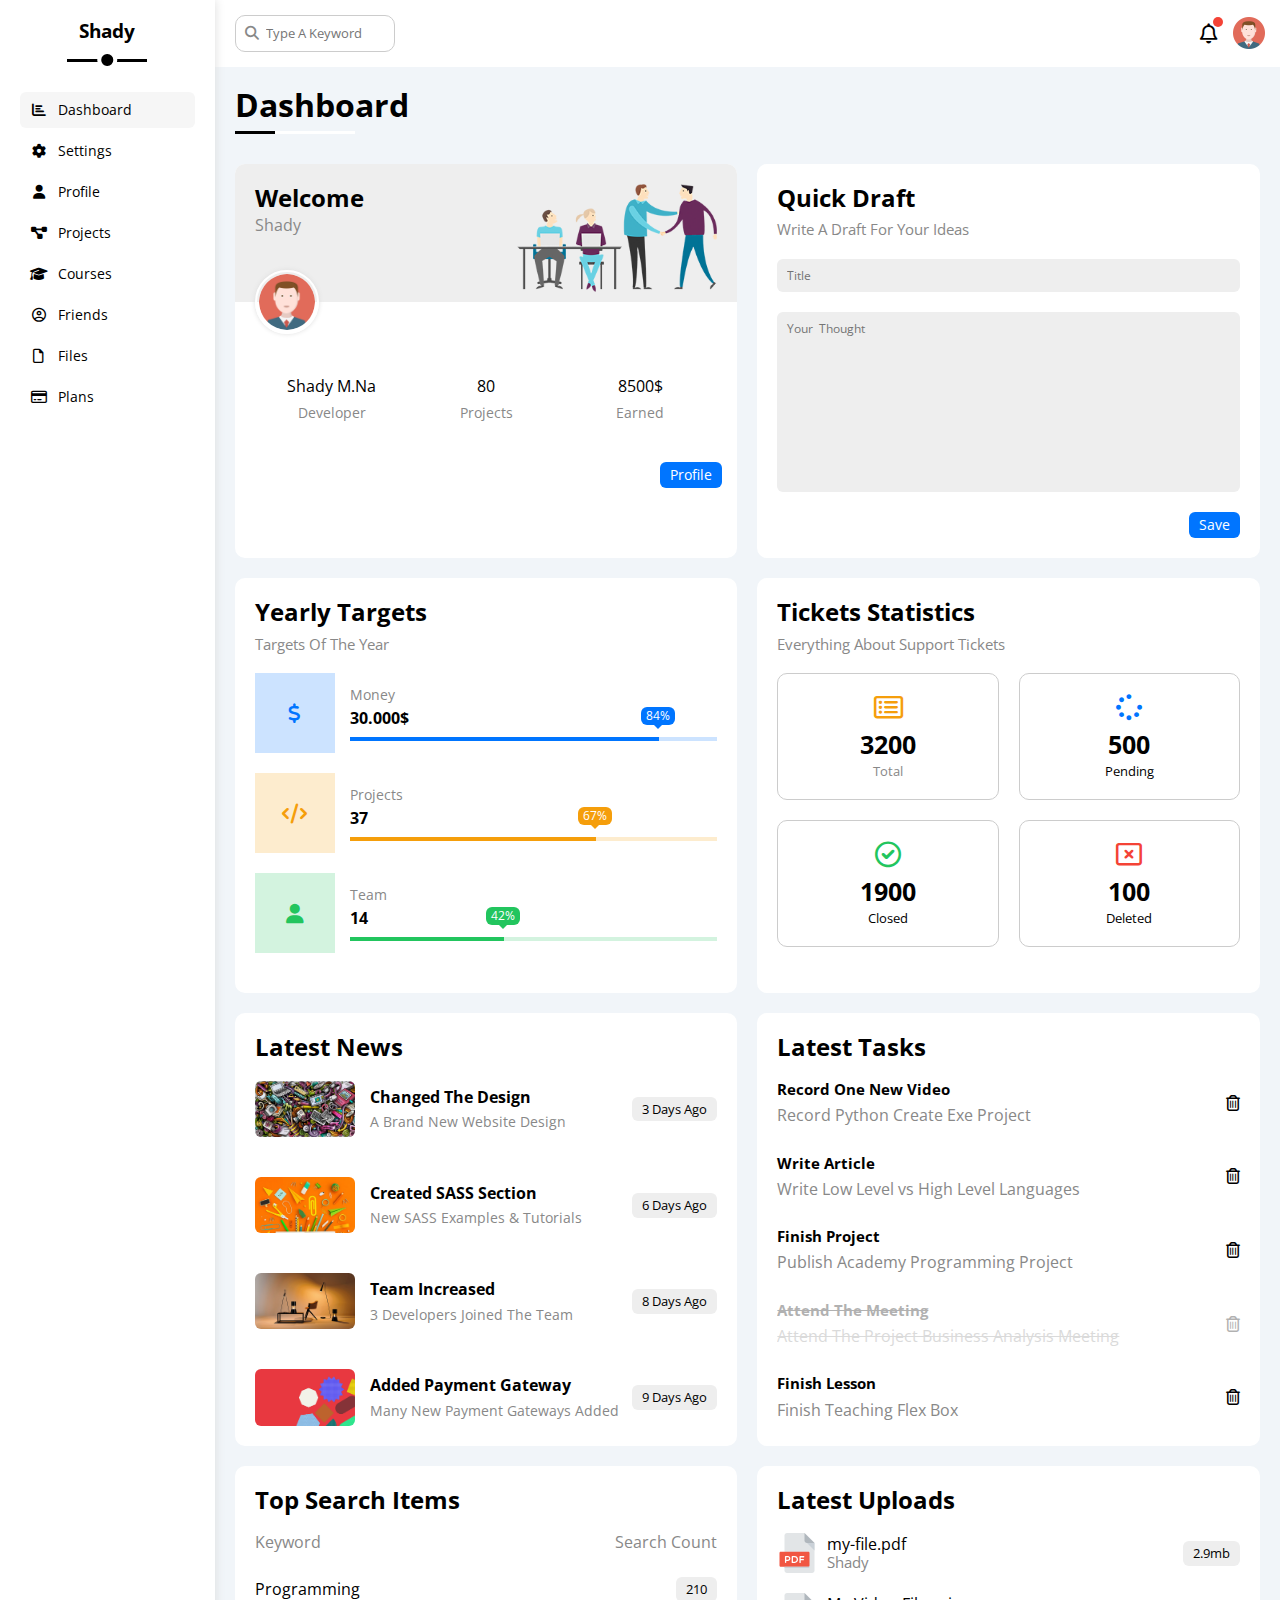
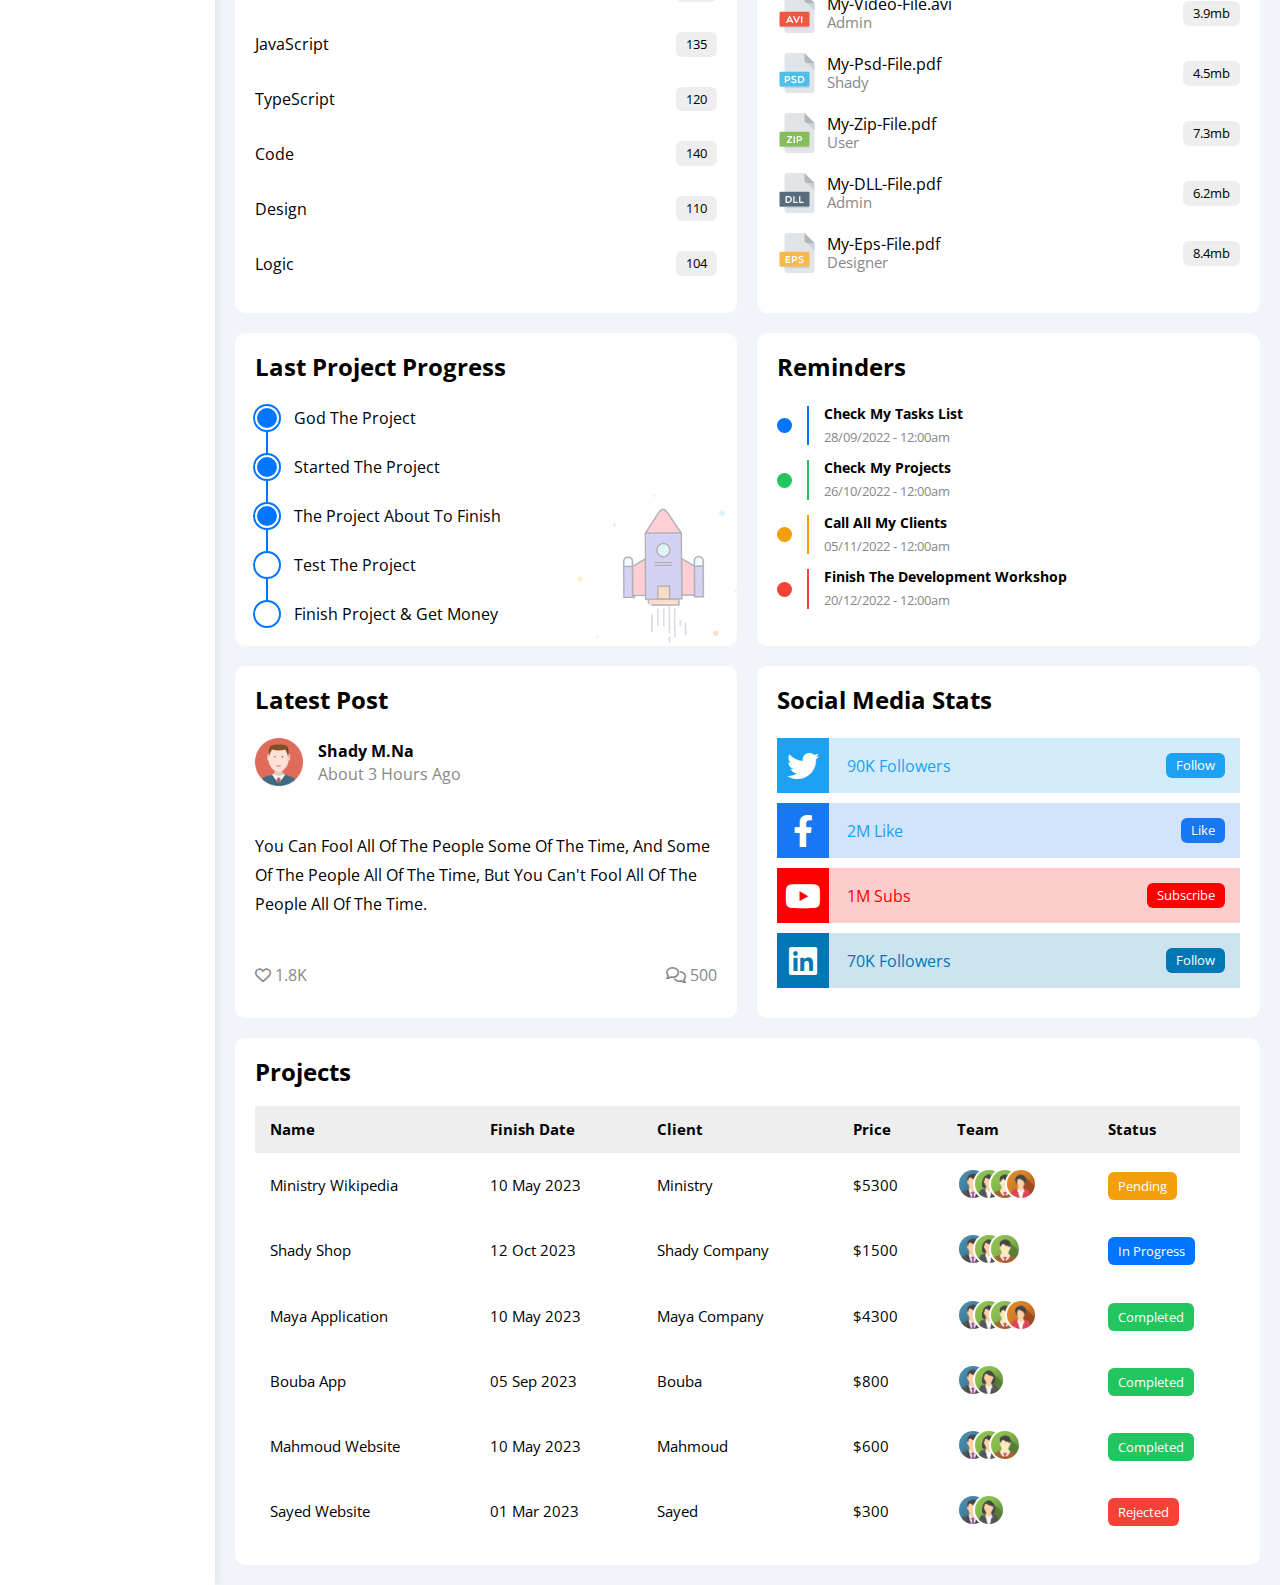
<file: index.html>
<!DOCTYPE html>
<html lang="en">

<head>
    <meta charset="UTF-8">
    <meta http-equiv="X-UA-Compatible" content="IE=edge">
    <meta name="viewport" content="width=device-width, initial-scale=1.0">
    <!-- render all elements normally -->
    <link rel="stylesheet" href="css/normalize.css">
    <!-- font awesome library-->
    <link rel="stylesheet" href="css/all.css">
    <link rel="stylesheet" href="css/all.min.css">
    <!-- framework css -->
    <link rel="stylesheet" href="css/framework.css">
    <!-- main template css file  -->
    <link rel="stylesheet" href="css/style.css">
    <!-- google fonts -->
    <link rel="preconnect" href="https://fonts.googleapis.com" />
    <link rel="preconnect" href="https://fonts.gstatic.com" crossorigin />
    <link href="https://fonts.googleapis.com/css2?family=Open+Sans:wght@300;500&#038;display=swap" rel="stylesheet" />
    <title>Dashboard</title>
</head>

<body>
    <div class="page d-flex">
        <div class="sidebar bg-white p-20 p-relative">
            <h3 class="p-relative txt-c mt-0">Shady</h3>
            <ul>
                <li>
                    <a class="active d-flex align-it-center fs-14 c-black rad-6 p-10" href="index.html">
                        <i class="fa-solid fa-chart-bar fa-fw"></i>
                        <span>Dashboard</span>
                    </a>
                </li>
                <li>
                    <a class="d-flex align-it-center fs-14 c-black rad-6 p-10" href="settings.html">
                        <i class="fa-solid fa-gear fa-fw"></i>
                        <span>Settings</span>
                    </a>
                </li>
                <li>
                    <a class="d-flex align-it-center fs-14 c-black rad-6 p-10" href="profile.html">
                        <i class="fa-solid fa-user fa-fw"></i>
                        <span>Profile</span>
                    </a>
                </li>
                <li>
                    <a class="d-flex align-it-center fs-14 c-black rad-6 p-10" href="projects.html">
                        <i class="fa-solid fa-diagram-project fa-fw"></i>
                        <span>Projects</span>
                    </a>
                </li>
                <li>
                    <a class="d-flex align-it-center fs-14 c-black rad-6 p-10" href="courses.html">
                        <i class="fa-solid fa-graduation-cap fa-fw"></i>
                        <span>Courses</span>
                    </a>
                </li>
                <li>
                    <a class="d-flex align-it-center fs-14 c-black rad-6 p-10" href="friends.html">
                        <i class="fa-regular fa-circle-user fa-fw"></i>
                        <span>Friends</span>
                    </a>
                </li>
                <li>
                    <a class="d-flex align-it-center fs-14 c-black rad-6 p-10" href="files.html">
                        <i class="fa-regular fa-file fa-fw"></i>
                        <span>Files</span>
                    </a>
                </li>
                <li>
                    <a class="d-flex align-it-center fs-14 c-black rad-6 p-10" href="plans.html">
                        <i class="fa-regular fa-credit-card fa-fw"></i>
                        <span>Plans</span>
                    </a>
                </li>
            </ul>
        </div>
        <div class="content w-full">
            <!-- start head -->
            <div class="head bg-white p-15 between-flex">
                <div class="search p-relative">
                    <input class="p-10" type="search" placeholder="Type A Keyword">
                </div>
                <div class="icons d-flex align-it-center">
                    <span class="notification p-relative">
                        <i class="fa-regular fa-bell fa-lg"></i>
                    </span>
                    <img src="images/avatar.png" alt="#">
                </div>
            </div>
            <!-- end head -->
            <h1 class="p-relative">Dashboard</h1>
            <div class="wrapper d-grid gap-20">
                <!-- start welcome widget -->
                <div class="welcome bg-white rad-10 txt-c-mobile block-mobile">
                    <div class="intro p-20 d-flex space-between bg-eee">
                        <div>
                            <h2 class="m-0">Welcome</h2>
                            <p class="c-gray mt-5">Shady</p>
                        </div>
                        <img class="hide-mobile" src="images/welcome.png" alt="#">
                    </div>
                    <img src="images/avatar.png" class="avatar" alt="#">
                    <div class="body txt-c d-flex p-20 mt-20 mb-20 block-mobile">
                        <div>Shady M.Na<span class="d-block fs-14 c-gray mt-10">Developer</span></div>
                        <div>80<span class="d-block fs-14 c-gray mt-10">Projects</span></div>
                        <div>8500$<span class="d-block fs-14 c-gray mt-10">Earned</span></div>
                    </div>
                    <a href="profile.html" class="visit d-block fs-14 bg-blue c-white w-fit btn-shape">Profile</a>
                </div>
                <!-- end  welcome widget -->
                <!-- start quick draft widget -->
                <div class="quick-draft p-20 bg-white rad-10">
                    <h2 class="mt-0 mb-10">
                        Quick Draft
                    </h2>
                    <p class="c-gray mt-0 mb-20 fs-15">Write A Draft For Your Ideas</p>
                    <form>
                        <input class="d-block mb-20 w-full b-none p-10 bg-eee rad-6 fs-12" type="text"
                            placeholder="Title">
                        <textarea class="d-block mb-20 w-full b-none p-10 bg-eee rad-6 fs-12"
                            placeholder="Your  Thought"></textarea>
                        <input class="save d-block fs-14 bg-blue c-white b-none w-fit btn-shape" type="submit"
                            value="Save">
                    </form>
                </div>
                <!-- end quick draft widget -->
                <!-- start targets -->
                <div class="targets p-20 bg-white rad-10">
                    <h2 class="mt-0 mb-10">Yearly Targets</h2>
                    <p class="c-gray mt-0 mb-20 fs-15">Targets Of The Year</p>
                    <div class="target-row mb-20  d-flex align-it-center money">
                        <div class="icon center-flex">
                            <i class="fa-solid fa-dollar-sign fa-lg c-blue"></i>
                        </div>
                        <div class="details">
                            <span class="fs-14 c-gray">Money</span>
                            <span class="d-block mt-5 mb-10 fw-bold">30.000$</span>
                            <div class="progress p-relative ">
                                <span style="width: 84%" class="bg-blue money">
                                    <span class="bg-blue">84%</span>
                                </span>
                            </div>
                        </div>
                    </div>
                    <div class="target-row mb-20  d-flex align-it-center projects">
                        <div class="icon center-flex">
                            <i class="fa-solid fa-code fa-lg c-orange"></i>
                        </div>
                        <div class="details">
                            <span class="fs-14 c-gray">Projects</span>
                            <span class="d-block mt-5 mb-10 fw-bold">37</span>
                            <div class="progress p-relative ">
                                <span style="width: 67%" class="bg-orange projects">
                                    <span class="bg-orange">67%</span>
                                </span>
                            </div>
                        </div>
                    </div>
                    <div class="target-row mb-20  d-flex align-it-center team">
                        <div class="icon center-flex">
                            <i class="fa-solid fa-user fa-lg c-green"></i>
                        </div>
                        <div class="details">
                            <span class="fs-14 c-gray">Team</span>
                            <span class="d-block mt-5 mb-10 fw-bold">14</span>
                            <div class="progress p-relative ">
                                <span style="width: 42%" class="bg-green team">
                                    <span class="bg-green">42%</span>
                                </span>
                            </div>
                        </div>
                    </div>
                </div>
                <!-- end targets -->
                <!-- start tickets widget-->
                <div class="tickets p-20 bg-white rad-10">
                    <h2 class="mt-0 mb-10">Tickets Statistics</h2>
                    <p class="c-gray mt-0 mb-20 fs-15">Everything About Support Tickets</p>
                    <div class="d-flex txt-c gap-20 f-wrap">
                        <div class="box p-20 rad-10 fs-13 c-gray">
                            <i class="fa-regular fa-rectangle-list fa-2x mb-10 c-orange"></i>
                            <span class="d-block c-black fw-bold fs-25 mb-5">3200</span>
                            Total
                        </div>
                        <div class="box p-20 rad-10 fs-13 c-grey">
                            <i class="fa-solid fa-spinner fa-2x mb-10 c-blue"></i>
                            <span class="d-block c-black fw-bold fs-25 mb-5">500</span>
                            Pending
                        </div>
                        <div class="box p-20 rad-10 fs-13 c-grey">
                            <i class="fa-regular fa-circle-check fa-2x mb-10 c-green"></i>
                            <span class="d-block c-black fw-bold fs-25 mb-5">1900</span>
                            Closed
                        </div>
                        <div class="box p-20 rad-10 fs-13 c-grey">
                            <i class="fa-regular fa-rectangle-xmark fa-2x mb-10 c-red"></i>
                            <span class="d-block c-black fw-bold fs-25 mb-5">100</span>
                            Deleted
                        </div>
                    </div>
                </div>
                <!-- end tickets widget-->
                <!-- start latest news -->
                <div class="latest-news p-20 bg-white rad-10 txt-c-mobile">
                    <h2 class="mt-0 mb-20">Latest News</h2>
                    <div class="news-row d-flex align-it-center">
                        <img src="images/news-04.png" alt="#">
                        <div class="info">
                            <h3>Changed The Design</h3>
                            <p class="c-gray m-0 fs-14">A Brand New Website Design</p>
                        </div>
                        <div class="btn-shape bg-eee fs-13 label">3 Days Ago</div>
                    </div>
                    <div class="news-row d-flex align-it-center">
                        <img src="images/news-02.png" alt="#">
                        <div class="info">
                            <h3>Created SASS Section</h3>
                            <p class="c-gray m-0 fs-14">New SASS Examples & Tutorials</p>
                        </div>
                        <div class="btn-shape bg-eee fs-13 label">6 Days Ago</div>
                    </div>
                    <div class="news-row d-flex align-it-center">
                        <img src="images/news-01.png" alt="#">
                        <div class="info">
                            <h3>Team Increased</h3>
                            <p class="c-gray m-0 fs-14">3 Developers Joined The Team</p>
                        </div>
                        <div class="btn-shape bg-eee fs-13 label">8 Days Ago</div>
                    </div>
                    <div class="news-row d-flex align-it-center">
                        <img src="images/news-03.png" alt="#">
                        <div class="info">
                            <h3>Added Payment Gateway</h3>
                            <p class="c-gray m-0 fs-14">Many New Payment Gateways Added</p>
                        </div>
                        <div class="btn-shape bg-eee fs-13 label">9 Days Ago</div>
                    </div>
                </div>
                <!-- end latest news -->
                <!-- start tasks -->
                <div class="tasks  p-20 bg-white rad-10">
                    <h2 class="mt-0 mb-20">Latest Tasks</h2>
                    <div class="task-row between-flex">
                        <div class="info">
                            <h3 class="mt-0 mb-8 fs-15">Record One New Video</h3>
                            <p class="c-gray m-0">Record Python Create Exe Project</p>
                        </div>
                        <i class="fa-regular fa-trash-can delete"></i>
                    </div>
                    <div class="task-row between-flex">
                        <div class="info">
                            <h3 class="mt-0 mb-8 fs-15">Write Article</h3>
                            <p class="c-gray m-0">Write Low Level vs High Level Languages</p>
                        </div>
                        <i class="fa-regular fa-trash-can delete"></i>
                    </div>
                    <div class="task-row between-flex">
                        <div class="info">
                            <h3 class="mt-0 mb-8 fs-15">Finish Project</h3>
                            <p class="c-gray m-0">Publish Academy Programming Project</p>
                        </div>
                        <i class="fa-regular fa-trash-can delete"></i>
                    </div>
                    <div class="task-row between-flex done">
                        <div class="info">
                            <h3 class="mt-0 mb-8 fs-15">Attend The Meeting</h3>
                            <p class="c-gray m-0">Attend The Project Business Analysis Meeting</p>
                        </div>
                        <i class="fa-regular fa-trash-can delete"></i>
                    </div>
                    <div class="task-row between-flex">
                        <div class="info">
                            <h3 class="mt-0 mb-8 fs-15">Finish Lesson</h3>
                            <p class="c-gray m-0">Finish Teaching Flex Box</p>
                        </div>
                        <i class="fa-regular fa-trash-can delete"></i>
                    </div>
                </div>
                <!-- end tasks -->
                <!-- start top search word widget-->
                <div class="search-items p-20 bg-white rad-10">
                    <h2 class="mt-0 mb-20">Top Search Items</h2>
                    <div class="items-head between-flex mb-10 c-gray">
                        <div>Keyword</div>
                        <div>Search Count</div>
                    </div>
                    <div class="items between-flex pt-15 pb-15">
                        <span>Programming</span>
                        <span class="bg-eee fs-13 btn-shape">210</span>
                    </div>
                    <div class="items between-flex pt-15 pb-15">
                        <span>JavaScript</span>
                        <span class="bg-eee fs-13 btn-shape">135</span>
                    </div>
                    <div class="items between-flex pt-15 pb-15">
                        <span>TypeScript</span>
                        <span class="bg-eee fs-13 btn-shape">120</span>
                    </div>
                    <div class="items between-flex pt-15 pb-15">
                        <span>Code</span>
                        <span class="bg-eee fs-13 btn-shape">140</span>
                    </div>
                    <div class="items between-flex pt-15 pb-15">
                        <span>Design</span>
                        <span class="bg-eee fs-13 btn-shape">110</span>
                    </div>
                    <div class="items between-flex pt-15 pb-15">
                        <span>Logic</span>
                        <span class="bg-eee fs-13 btn-shape">104</span>
                    </div>
                </div>
                <!-- end top search word widget-->
                <!-- start latest uploads -->
                <div class="latest-uploads p-20 bg-white rad-10">
                    <h2 class="mt-0 mb-20">Latest Uploads</h2>
                    <ul class="m-0">
                        <li class="between-flex pb-10 mb-10">
                            <div class="d-flex align-it-center">
                                <img class="mr-10" src="images/pdf.svg" alt="#">
                                <div class="">
                                    <span class="d-block">my-file.pdf</span>
                                    <span class="fs-15 c-gray">Shady</span>
                                </div>
                            </div>
                            <div class="bg-eee btn-shape fs-13">2.9mb</div>
                        </li>
                        <li class="between-flex pb-10 mb-10">
                            <div class="d-flex align-it-center">
                                <img class="mr-10" src="images/avi.svg" alt="#">
                                <div class="">
                                    <span class="d-block">My-Video-File.avi</span>
                                    <span class="fs-15 c-gray">Admin</span>
                                </div>
                            </div>
                            <div class="bg-eee btn-shape fs-13">3.9mb</div>
                        </li>
                        <li class="between-flex pb-10 mb-10">
                            <div class="d-flex align-it-center">
                                <img class="mr-10" src="images/psd.svg" alt="#">
                                <div class="">
                                    <span class="d-block">My-Psd-File.pdf</span>
                                    <span class="fs-15 c-gray">Shady</span>
                                </div>
                            </div>
                            <div class="bg-eee btn-shape fs-13">4.5mb</div>
                        </li>
                        <li class="between-flex pb-10 mb-10">
                            <div class="d-flex align-it-center">
                                <img class="mr-10" src="images/zip.svg" alt="#">
                                <div class="">
                                    <span class="d-block">My-Zip-File.pdf</span>
                                    <span class="fs-15 c-gray">User</span>
                                </div>
                            </div>
                            <div class="bg-eee btn-shape fs-13">7.3mb</div>
                        </li>
                        <li class="between-flex pb-10 mb-10">
                            <div class="d-flex align-it-center">
                                <img class="mr-10" src="images/dll.svg" alt="#">
                                <div class="">
                                    <span class="d-block">My-DLL-File.pdf</span>
                                    <span class="fs-15 c-gray">Admin</span>
                                </div>
                            </div>
                            <div class="bg-eee btn-shape fs-13">6.2mb</div>
                        </li>
                        <li class="between-flex pb-10 mb-10">
                            <div class="d-flex align-it-center">
                                <img class="mr-10" src="images/eps.svg" alt="#">
                                <div class="">
                                    <span class="d-block">My-Eps-File.pdf</span>
                                    <span class="fs-15 c-gray">Designer</span>
                                </div>
                            </div>
                            <div class="bg-eee btn-shape fs-13">8.4mb</div>
                        </li>
                    </ul>
                </div>
                <!-- end latest uploads -->
                <!-- start current projects -->
                <div class="last-project p-20 rad-10 p-relative bg-white">
                    <h2 class="mt-0 mb-20">Last Project Progress</h2>
                    <ul class="m-0 p-relative">
                        <li class="mt-25 d-flex align-it-center done">God The Project</li>
                        <li class="mt-25 d-flex align-it-center done">Started The Project</li>
                        <li class="mt-25 d-flex align-it-center done">The Project About To Finish</li>
                        <li class="mt-25 d-flex align-it-center current">Test The Project</li>
                        <li class="mt-25 d-flex align-it-center">Finish Project & Get Money</li>
                    </ul>
                    <img class="launch-icon hide-mobile" src="images/project.png" alt="#">
                </div>
                <!-- end current projects -->
                <!-- start reminders -->
                <div class="reminders p-20 rad-10 p-relative bg-white">
                    <h2 class="mt-0 mb-25">Reminders</h2>
                    <ul m-0>
                        <li class="d-flex align-it-center mt-15">
                            <span class="key bg-blue mr-15 d-block rad-half"></span>
                            <div class="pl-15 bluee">
                                <p class="fs-14 fw-bold mt-0 mb-5">Check My Tasks List</p>
                                <span class="fs-13 c-gray">28/09/2022 - 12:00am</span>
                            </div>
                        </li>
                        <li class="d-flex align-it-center mt-15">
                            <span class="key bg-green mr-15 d-block rad-half"></span>
                            <div class="pl-15 greene">
                                <p class="fs-14 fw-bold mt-0 mb-5">Check My Projects</p>
                                <span class="fs-13 c-gray">26/10/2022 - 12:00am</span>
                            </div>
                        </li>
                        <li class="d-flex align-it-center mt-15">
                            <span class="key bg-orange mr-15 d-block rad-half"></span>
                            <div class="pl-15 oranges">
                                <p class="fs-14 fw-bold mt-0 mb-5">Call All My Clients</p>
                                <span class="fs-13 c-gray">05/11/2022 - 12:00am</span>
                            </div>
                        </li>
                        <li class="d-flex align-it-center mt-15">
                            <span class="key bg-red mr-15 d-block rad-half"></span>
                            <div class="pl-15 redd">
                                <p class="fs-14 fw-bold mt-0 mb-5">Finish The Development Workshop</p>
                                <span class="fs-13 c-gray">20/12/2022 - 12:00am</span>
                            </div>
                        </li>
                    </ul>
                </div>
                <!-- end reminders -->
                <!-- start latest post  -->
                <div class="latest-post p-20 rad-10 bg-white">
                    <h2 class="mt-0 mb-25">Latest Post</h2>
                    <div class="top d-flex align-it-center">
                        <img class="avatar mr-15" src="images/avatar.png" alt="#">
                        <div class="info">
                            <span class="d-block mb-5 fw-bold">Shady M.Na</span>
                            <span class="c-gray">About 3 Hours Ago</span>
                        </div>
                    </div>
                    <div class="post-content txt-c-mobile pt-10 pb-10 mt-20 mb-20">
                        <p> You Can Fool All Of The People Some Of The Time, And Some Of The People All Of The Time, But
                            You Can't Fool All Of The People All Of The Time. </p>
                    </div>
                    <div class="post-stats between-flex c-gray">
                        <div>
                            <i class="fa-regular fa-heart"></i>
                            <span>1.8K</span>
                        </div>
                        <div>
                            <i class="fa-regular fa-comments"></i>
                            <span>500</span>
                        </div>
                    </div>
                </div>
                <!-- end latest post -->
                <!-- start social Media -->
                <div class="social-media p-20 rad-10 p-relative bg-white">
                    <h2 class="m-0 mb-25">Social Media Stats</h2>
                    <div class="box twitter p-15 p-relative mb-10 between-flex">
                        <i class="fa-brands fa-twitter fa-2x c-white h-full center-flex"></i>
                        <span>90K Followers</span>
                        <a class="fs-13 c-white btn-shape" href="#">Follow</a>
                    </div>
                    <div class="box facebook p-15 p-relative mb-10 between-flex">
                        <i class="fa-brands fa-facebook-f fa-2x c-white h-full center-flex"></i>
                        <span>2M Like</span>
                        <a class="fs-13 c-white btn-shape" href="#">Like</a>
                    </div>
                    <div class="box youtube p-15 p-relative mb-10 between-flex">
                        <i class="fa-brands fa-youtube fa-2x c-white h-full center-flex"></i>
                        <span>1M Subs</span>
                        <a class="fs-13 c-white btn-shape" href="#">Subscribe</a>
                    </div>
                    <div class="box linkedin p-15 p-relative mb-10 between-flex">
                        <i class="fa-brands fa-linkedin fa-2x c-white h-full center-flex"></i>
                        <span>70K Followers</span>
                        <a class="fs-13 c-white btn-shape" href="#">Follow</a>
                    </div>
                </div>
                <!-- end social Media -->
            </div>
            <!-- start projects Table -->
            <div class="projects p-20 bg-white rad-10 m-20">
                <h2 class="mt-0 mb-20">Projects</h2>
                <div class="responsive-table">
                    <table class="fs-15 w-full">
                        <thead>
                            <tr>
                                <td>Name</td>
                                <td>Finish Date</td>
                                <td>Client</td>
                                <td>Price</td>
                                <td>Team</td>
                                <td>Status</td>
                            </tr>
                        </thead>
                        <tbody>
                            <tr>
                                <td>Ministry Wikipedia</td>
                                <td>10 May 2023</td>
                                <td>Ministry</td>
                                <td>$5300</td>
                                <td>
                                    <img src="images/team-01.png" alt="#">
                                    <img src="images/team-02.png" alt="#">
                                    <img src="images/team-03.png" alt="#">
                                    <img src="images/team-04.png" alt="#">
                                </td>
                                <td><span class="label btn-shape bg-orange c-white">Pending</span></td>
                            </tr>
                            <tr>
                                <td>Shady Shop</td>
                                <td>12 Oct 2023</td>
                                <td>Shady Company</td>
                                <td>$1500</td>
                                <td>
                                    <img src="images/team-01.png" alt="#">
                                    <img src="images/team-02.png" alt="#">
                                    <img src="images/team-03.png" alt="#">
                                </td>
                                <td><span class="label btn-shape bg-blue c-white">In Progress</span></td>
                            </tr>
                            <tr>
                                <td>Maya Application</td>
                                <td>10 May 2023</td>
                                <td>Maya Company</td>
                                <td>$4300</td>
                                <td>
                                    <img src="images/team-01.png" alt="#">
                                    <img src="images/team-02.png" alt="#">
                                    <img src="images/team-03.png" alt="#">
                                    <img src="images/team-04.png" alt="#">
                                </td>
                                <td><span class="label btn-shape bg-green c-white">Completed</span></td>
                            </tr>
                            <tr>
                                <td>Bouba App</td>
                                <td>05 Sep 2023</td>
                                <td>Bouba</td>
                                <td>$800</td>
                                <td>
                                    <img src="images/team-01.png" alt="#">
                                    <img src="images/team-02.png" alt="#">
                                </td>
                                <td><span class="label btn-shape bg-green c-white">Completed</span></td>
                            </tr>
                            <tr>
                                <td>Mahmoud Website</td>
                                <td>10 May 2023</td>
                                <td>Mahmoud</td>
                                <td>$600</td>
                                <td>
                                    <img src=" images/team-01.png" alt="#">
                                    <img src="images/team-02.png" alt="#">
                                    <img src="images/team-03.png" alt="#">
                                </td>
                                <td><span class="label btn-shape bg-green c-white">Completed</span></td>
                            </tr>
                            <tr>
                                <td>Sayed Website</td>
                                <td>01 Mar 2023</td>
                                <td>Sayed</td>
                                <td>$300</td>
                                <td>
                                    <img src="images/team-01.png" alt="#">
                                    <img src="images/team-02.png" alt="#">
                                </td>
                                <td><span class="label btn-shape bg-red c-white">Rejected</span></td>
                            </tr>
                        </tbody>
                    </table>
                </div>
            </div>
            <!-- end projects Table -->
        </div>
    </div>
</body>

</html>
</file>
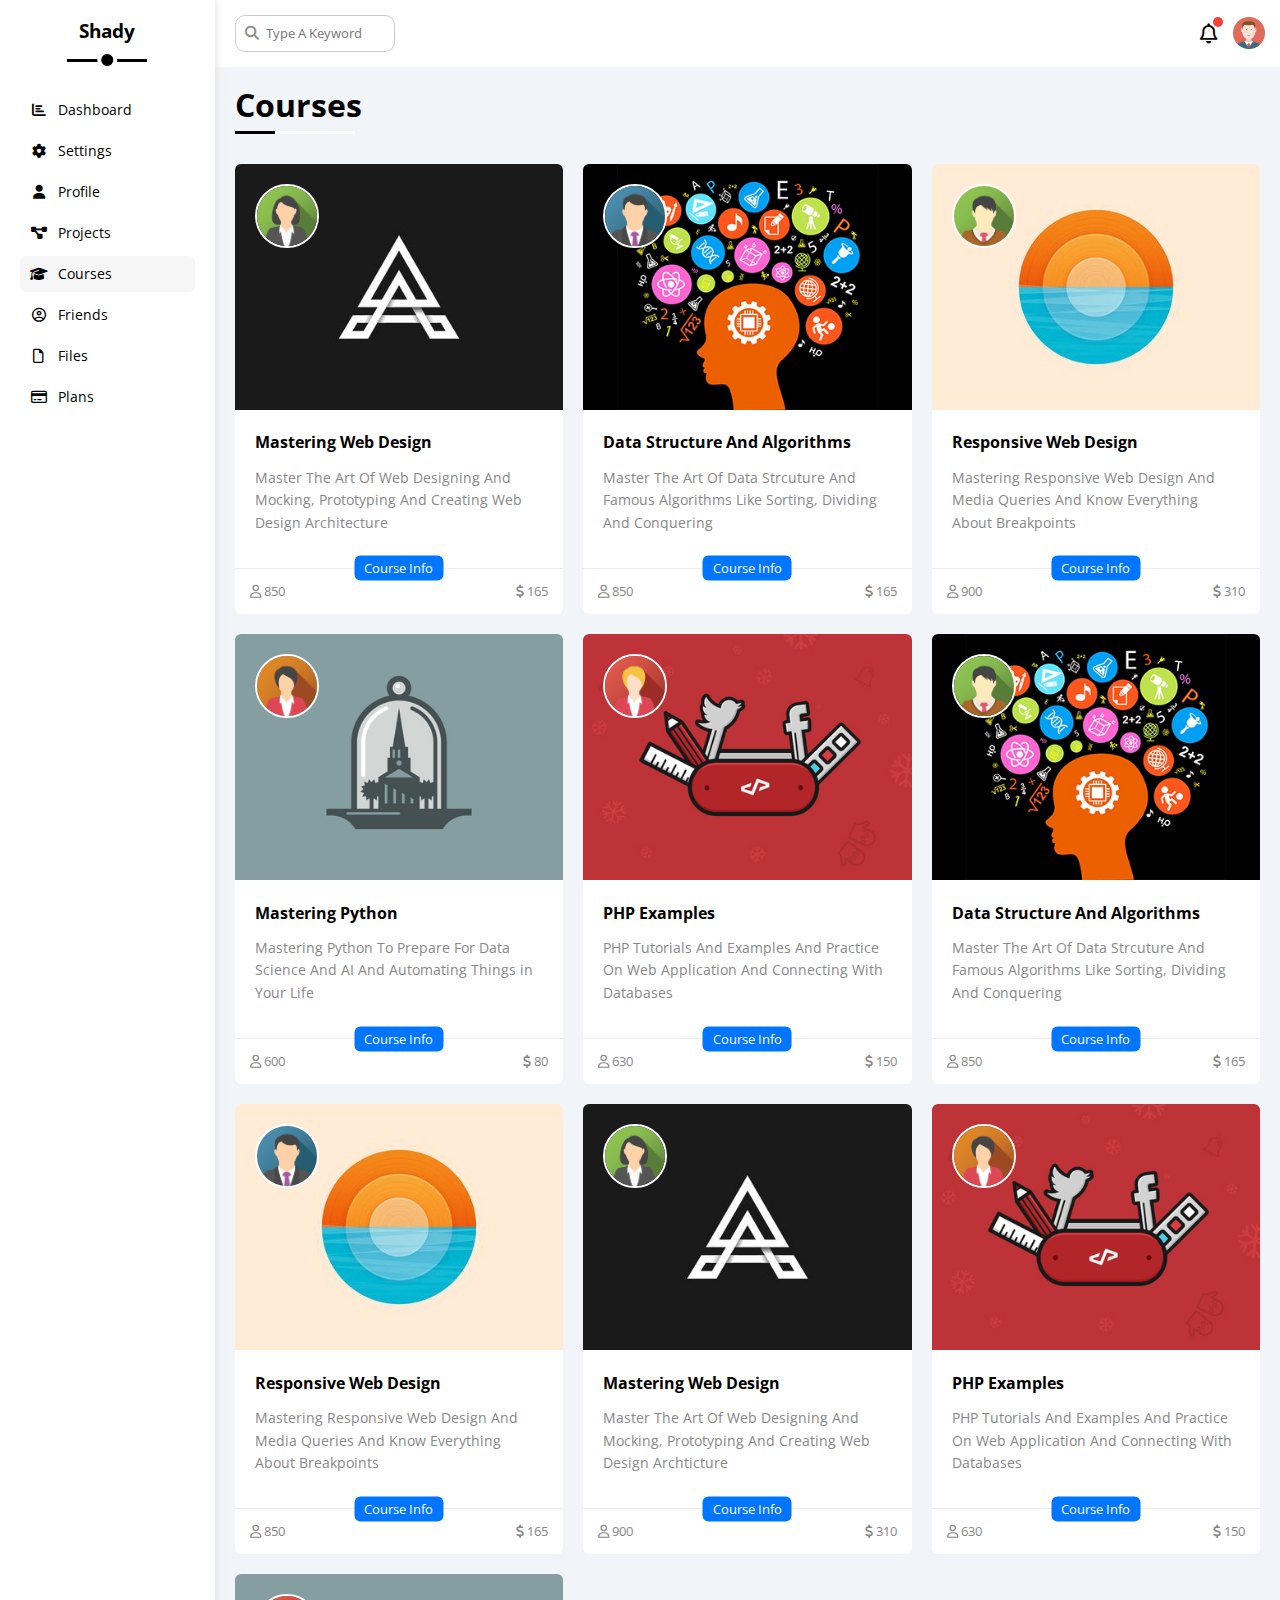
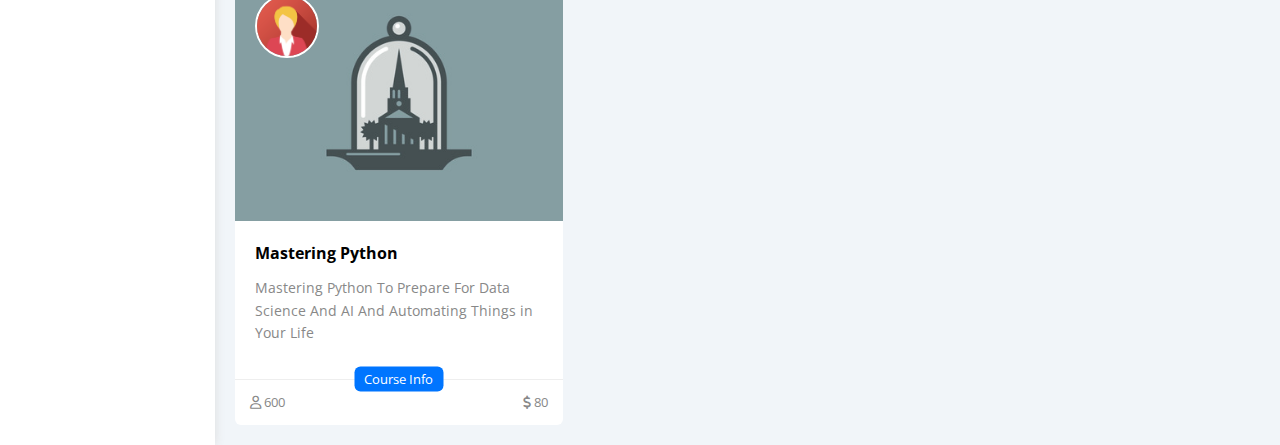
<file: courses.html>
<!DOCTYPE html>
<html lang="en">

<head>
    <meta charset="UTF-8">
    <meta http-equiv="X-UA-Compatible" content="IE=edge">
    <meta name="viewport" content="width=device-width, initial-scale=1.0">
    <!-- render all elements normally -->
    <link rel="stylesheet" href="css/normalize.css">
    <!-- font awesome library-->
    <link rel="stylesheet" href="css/all.css">
    <link rel="stylesheet" href="css/all.min.css">
    <!-- framework css -->
    <link rel="stylesheet" href="css/framework.css">
    <!-- main template css file  -->
    <link rel="stylesheet" href="css/style.css">
    <!-- google fonts -->
    <link rel="preconnect" href="https://fonts.googleapis.com">
    <link rel="preconnect" href="https://fonts.gstatic.com" crossorigin>
    <link href="https://fonts.googleapis.com/css2?family=Open+Sans:wght@300;500&#038;display=swap" rel="stylesheet">
    <title>Courses</title>
</head>

<body>
    <div class="page d-flex">
        <div class="sidebar bg-white p-20 p-relative">
            <h3 class="p-relative txt-c mt-0">Shady</h3>
            <ul>
                <li>
                    <a class="d-flex align-it-center fs-14 c-black rad-6 p-10" href="index.html">
                        <i class="fa-solid fa-chart-bar fa-fw"></i>
                        <span>Dashboard</span>
                    </a>
                </li>
                <li>
                    <a class="d-flex align-it-center fs-14 c-black rad-6 p-10" href="settings.html">
                        <i class="fa-solid fa-gear fa-fw"></i>
                        <span>Settings</span>
                    </a>
                </li>
                <li>
                    <a class="d-flex align-it-center fs-14 c-black rad-6 p-10" href="profile.html">
                        <i class="fa-solid fa-user fa-fw"></i>
                        <span>Profile</span>
                    </a>
                </li>
                <li>
                    <a class="d-flex align-it-center fs-14 c-black rad-6 p-10" href="projects.html">
                        <i class="fa-solid fa-diagram-project fa-fw"></i>
                        <span>Projects</span>
                    </a>
                </li>
                <li>
                    <a class="active d-flex align-it-center fs-14 c-black rad-6 p-10" href="courses.html">
                        <i class="fa-solid fa-graduation-cap fa-fw"></i>
                        <span>Courses</span>
                    </a>
                </li>
                <li>
                    <a class="d-flex align-it-center fs-14 c-black rad-6 p-10" href="friends.html">
                        <i class="fa-regular fa-circle-user fa-fw"></i>
                        <span>Friends</span>
                    </a>
                </li>
                <li>
                    <a class="d-flex align-it-center fs-14 c-black rad-6 p-10" href="files.html">
                        <i class="fa-regular fa-file fa-fw"></i>
                        <span>Files</span>
                    </a>
                </li>
                <li>
                    <a class="d-flex align-it-center fs-14 c-black rad-6 p-10" href="plans.html">
                        <i class="fa-regular fa-credit-card fa-fw"></i>
                        <span>Plans</span>
                    </a>
                </li>
            </ul>
        </div>
        <div class="content w-full">
            <!-- start head -->
            <div class="head bg-white p-15 between-flex">
                <div class="search p-relative">
                    <input class="p-10" type="search" placeholder="Type A Keyword">
                </div>
                <div class="icons d-flex align-it-center">
                    <span class="notification p-relative">
                        <i class="fa-regular fa-bell fa-lg"></i>
                    </span>
                    <img src="images/avatar.png" alt="#">
                </div>
            </div>
            <!-- end head -->
            <h1 class="p-relative">Courses</h1>
            <!-- start page courses -->
            <div class="courses-page d-grid m-20 gap-20">
                <div class="course bg-white rad-6 p-relative">
                    <img class="cover" src="images/course-01.jpg" alt="#">
                    <img class="instructor" src="images/team-02.png" alt="#">
                    <div class="p-20">
                        <h4 class="m-0">Mastering Web Design</h4>
                        <p class="description c-gray mt-15 fs-14">Master The Art Of Web Designing And Mocking,
                            Prototyping And Creating Web Design
                            Architecture</p>
                    </div>
                    <div class="info p-15 p-relative between-flex fs-13">
                        <span class="title bg-blue c-white btn-shape">Course Info</span>
                        <span class="c-gray">
                            <i class="fa-regular fa-user"></i>
                            850
                        </span>
                        <span class="c-gray">
                            <i class="fa-solid fa-dollar-sign"></i>
                            165
                        </span>
                    </div>
                </div>
                <div class="course bg-white rad-6 p-relative">
                    <img class="cover" src="images/course-02.jpg" alt="#">
                    <img class="instructor" src="images/team-01.png" alt="#">
                    <div class="p-20">
                        <h4 class="m-0">Data Structure And Algorithms</h4>
                        <p class="description c-gray mt-15 fs-14">Master The Art Of Data Strcuture And Famous
                            Algorithms Like Sorting, Dividing And Conquering</p>
                    </div>
                    <div class="info p-15 p-relative between-flex fs-13">
                        <span class="title bg-blue c-white btn-shape">Course Info</span>
                        <span class="c-gray">
                            <i class="fa-regular fa-user"></i>
                            850
                        </span>
                        <span class="c-gray">
                            <i class="fa-solid fa-dollar-sign"></i>
                            165
                        </span>
                    </div>
                </div>
                <div class="course bg-white rad-6 p-relative">
                    <img class="cover" src="images/course-03.jpg" alt="#">
                    <img class="instructor" src="images/team-03.png" alt="#">
                    <div class="p-20">
                        <h4 class="m-0">Responsive Web Design</h4>
                        <p class="description c-gray mt-15 fs-14">Mastering Responsive Web Design And Media Queries
                            And Know Everything About Breakpoints</p>
                    </div>
                    <div class="info p-15 p-relative between-flex fs-13">
                        <span class="title bg-blue c-white btn-shape">Course Info</span>
                        <span class="c-gray">
                            <i class="fa-regular fa-user"></i>
                            900
                        </span>
                        <span class="c-gray">
                            <i class="fa-solid fa-dollar-sign"></i>
                            310
                        </span>
                    </div>
                </div>
                <div class="course bg-white rad-6 p-relative">
                    <img class="cover" src="images/course-04.jpg" alt="#">
                    <img class="instructor" src="images/team-04.png" alt="#">
                    <div class="p-20">
                        <h4 class="m-0">Mastering Python</h4>
                        <p class="description c-gray mt-15 fs-14">Mastering Python To Prepare For Data Science And
                            AI And Automating Things in Your Life</p>
                    </div>
                    <div class="info p-15 p-relative between-flex fs-13">
                        <span class="title bg-blue c-white btn-shape">Course Info</span>
                        <span class="c-gray">
                            <i class="fa-regular fa-user"></i>
                            600
                        </span>
                        <span class="c-gray">
                            <i class="fa-solid fa-dollar-sign"></i>
                            80
                        </span>
                    </div>
                </div>
                <div class="course bg-white rad-6 p-relative">
                    <img class="cover" src="images/course-05.jpg" alt="#">
                    <img class="instructor" src="images/team-05.png" alt="#">
                    <div class="p-20">
                        <h4 class="m-0">PHP Examples</h4>
                        <p class="description c-gray mt-15 fs-14">PHP Tutorials And Examples And Practice On Web
                            Application And Connecting With Databases</p>
                    </div>
                    <div class="info p-15 p-relative between-flex fs-13">
                        <span class="title bg-blue c-white btn-shape">Course Info</span>
                        <span class="c-gray">
                            <i class="fa-regular fa-user"></i>
                            630
                        </span>
                        <span class="c-gray">
                            <i class="fa-solid fa-dollar-sign"></i>
                            150
                        </span>
                    </div>
                </div>
                <div class="course bg-white rad-6 p-relative">
                    <img class="cover" src="images/course-02.jpg" alt="#">
                    <img class="instructor" src="images/team-03.png" alt="#">
                    <div class="p-20">
                        <h4 class="m-0">Data Structure And Algorithms</h4>
                        <p class="description c-gray mt-15 fs-14">Master The Art Of Data Strcuture And Famous
                            Algorithms Like Sorting, Dividing And Conquering
                        </p>
                    </div>
                    <div class="info p-15 p-relative between-flex fs-13">
                        <span class="title bg-blue c-white btn-shape">Course Info</span>
                        <span class="c-gray">
                            <i class="fa-regular fa-user"></i>
                            850
                        </span>
                        <span class="c-gray">
                            <i class="fa-solid fa-dollar-sign"></i>
                            165
                        </span>
                    </div>
                </div>
                <div class="course bg-white rad-6 p-relative">
                    <img class="cover" src="images/course-03.jpg" alt="#">
                    <img class="instructor" src="images/team-01.png" alt="#">
                    <div class="p-20">
                        <h4 class="m-0">Responsive Web Design</h4>
                        <p class="description c-gray mt-15 fs-14">Mastering Responsive Web Design And Media Queries
                            And Know Everything About Breakpoints</p>
                    </div>
                    <div class="info p-15 p-relative between-flex fs-13">
                        <span class="title bg-blue c-white btn-shape">Course Info</span>
                        <span class="c-gray">
                            <i class="fa-regular fa-user"></i>
                            850
                        </span>
                        <span class="c-gray">
                            <i class="fa-solid fa-dollar-sign"></i>
                            165
                        </span>
                    </div>
                </div>
                <div class="course bg-white rad-6 p-relative">
                    <img class="cover" src="images/course-01.jpg" alt="#">
                    <img class="instructor" src="images/team-02.png" alt="#">
                    <div class="p-20">
                        <h4 class="m-0">Mastering Web Design</h4>
                        <p class="description c-gray mt-15 fs-14">Master The Art Of Web Designing And Mocking,
                            Prototyping And Creating Web Design Archticture</p>
                    </div>
                    <div class="info p-15 p-relative between-flex fs-13">
                        <span class="title bg-blue c-white btn-shape">Course Info</span>
                        <span class="c-gray">
                            <i class="fa-regular fa-user"></i>
                            900
                        </span>
                        <span class="c-gray">
                            <i class="fa-solid fa-dollar-sign"></i>
                            310
                        </span>
                    </div>
                </div>
                <div class="course bg-white rad-6 p-relative">
                    <img class="cover" src="images/course-05.jpg" alt="#">
                    <img class="instructor" src="images/team-04.png" alt="#">
                    <div class="p-20">
                        <h4 class="m-0">PHP Examples</h4>
                        <p class="description c-gray mt-15 fs-14">PHP Tutorials And Examples And Practice On Web
                            Application And Connecting With Databases</p>
                    </div>
                    <div class="info p-15 p-relative between-flex fs-13">
                        <span class="title bg-blue c-white btn-shape">Course Info</span>
                        <span class="c-gray">
                            <i class="fa-regular fa-user"></i>
                            630
                        </span>
                        <span class="c-gray">
                            <i class="fa-solid fa-dollar-sign"></i>
                            150
                        </span>
                    </div>
                </div>
                <div class="course bg-white rad-6 p-relative">
                    <img class="cover" src="images/course-04.jpg" alt="#">
                    <img class="instructor" src="images/team-05.png" alt="#">
                    <div class="p-20">
                        <h4 class="m-0">Mastering Python</h4>
                        <p class="description c-gray mt-15 fs-14">Mastering Python To Prepare For Data Science And
                            AI And Automating Things in Your Life</p>
                    </div>
                    <div class="info p-15 p-relative between-flex fs-13">
                        <span class="title bg-blue c-white btn-shape">Course Info</span>
                        <span class="c-gray">
                            <i class="fa-regular fa-user"></i>
                            600
                        </span>
                        <span class="c-gray">
                            <i class="fa-solid fa-dollar-sign"></i>
                            80
                        </span>
                    </div>
                </div>
            </div>
            <!-- end page courses -->
        </div>
    </div>

</body>

</html>
</file>
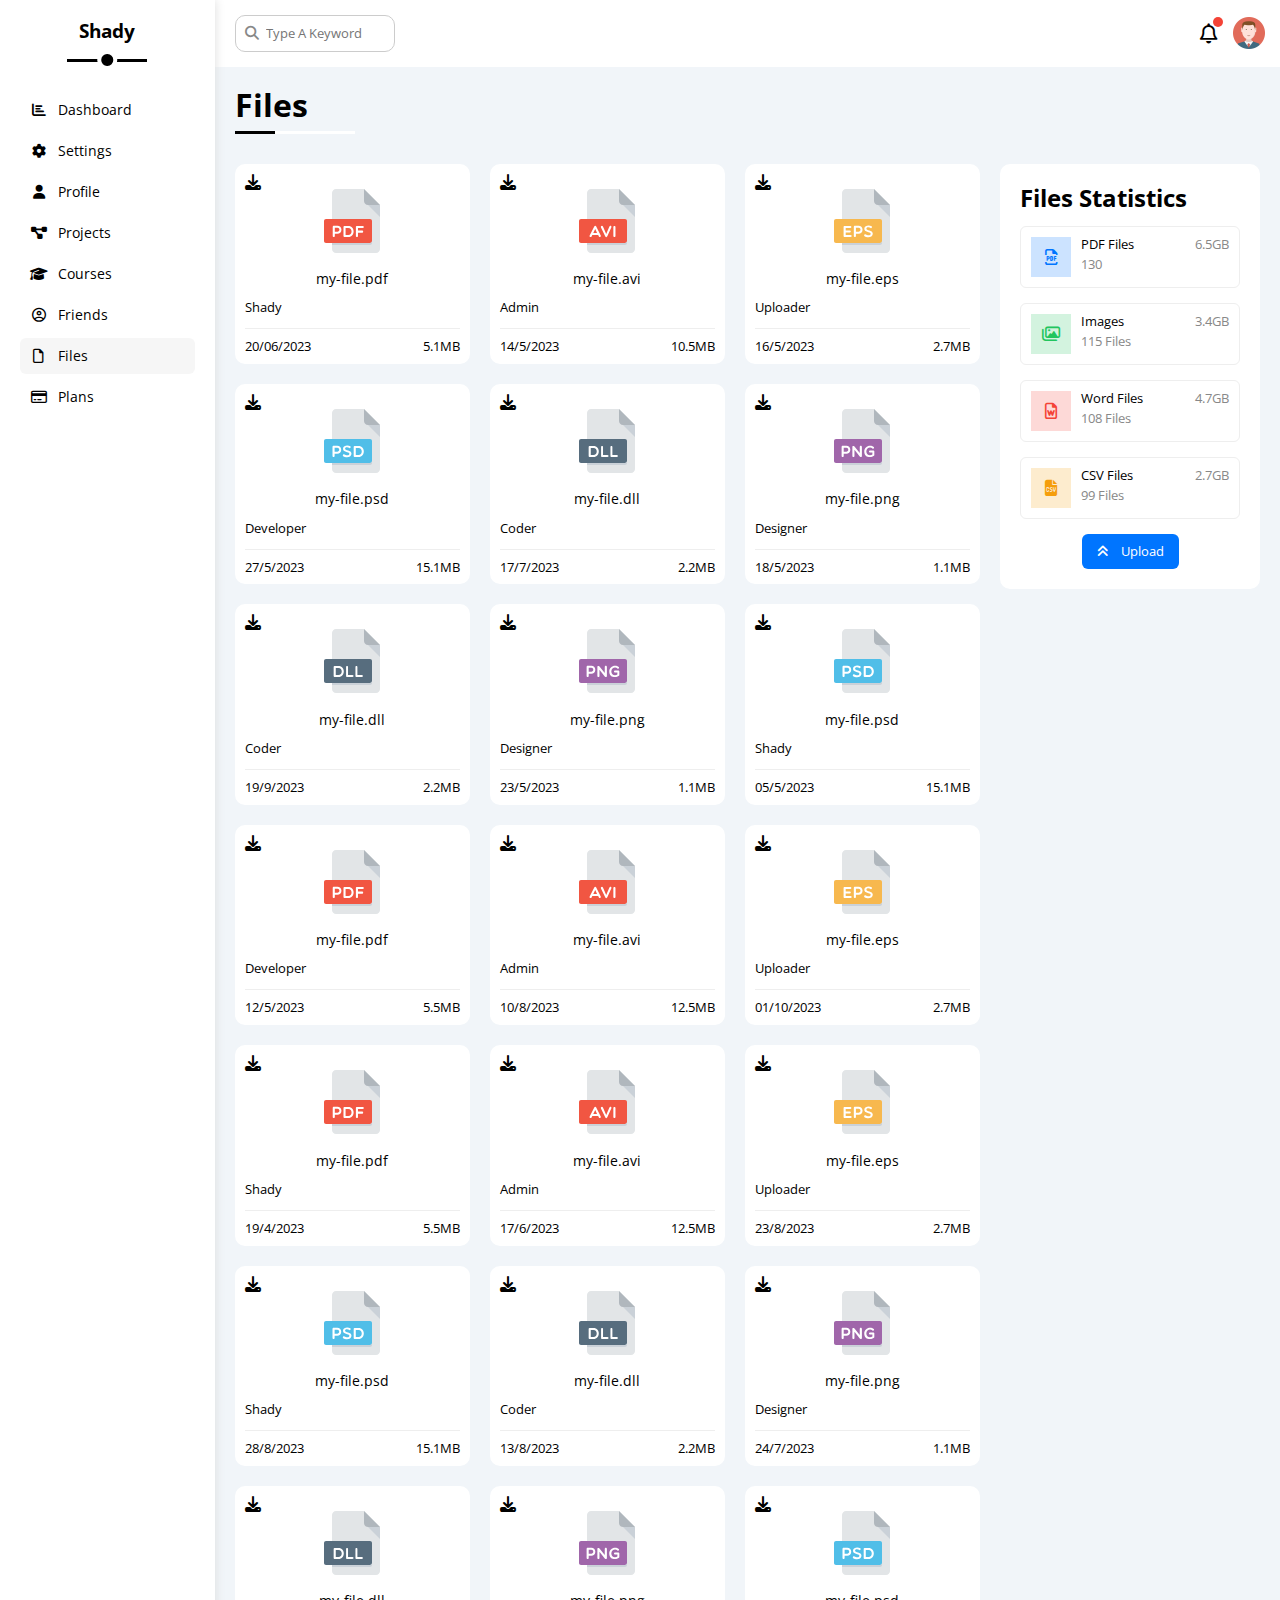
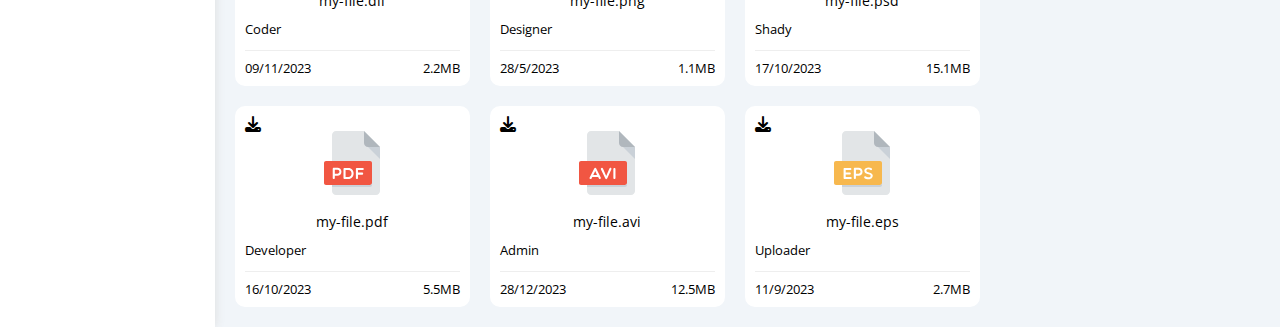
<file: files.html>
<!DOCTYPE html>
<html lang="en">

<head>
    <meta charset="UTF-8">
    <meta http-equiv="X-UA-Compatible" content="IE=edge">
    <meta name="viewport" content="width=device-width, initial-scale=1.0">
    <!-- render all elements normally -->
    <link rel="stylesheet" href="css/normalize.css">
    <!-- font awesome library-->
    <link rel="stylesheet" href="css/all.css">
    <link rel="stylesheet" href="css/all.min.css">
    <!-- framework css -->
    <link rel="stylesheet" href="css/framework.css">
    <!-- main template css file  -->
    <link rel="stylesheet" href="css/style.css">
    <!-- google fonts -->
    <link rel="preconnect" href="https://fonts.googleapis.com">
    <link rel="preconnect" href="https://fonts.gstatic.com" crossorigin>
    <link href="https://fonts.googleapis.com/css2?family=Open+Sans:wght@300;500&#038;display=swap" rel="stylesheet">
    <title>Files</title>
</head>

<body>
    <div class="page d-flex">
        <div class="sidebar bg-white p-20 p-relative">
            <h3 class="p-relative txt-c mt-0">Shady</h3>
            <ul>
                <li>
                    <a class="d-flex align-it-center fs-14 c-black rad-6 p-10" href="index.html">
                        <i class="fa-solid fa-chart-bar fa-fw"></i>
                        <span>Dashboard</span>
                    </a>
                </li>
                <li>
                    <a class="d-flex align-it-center fs-14 c-black rad-6 p-10" href="settings.html">
                        <i class="fa-solid fa-gear fa-fw"></i>
                        <span>Settings</span>
                    </a>
                </li>
                <li>
                    <a class="d-flex align-it-center fs-14 c-black rad-6 p-10" href="profile.html">
                        <i class="fa-solid fa-user fa-fw"></i>
                        <span>Profile</span>
                    </a>
                </li>
                <li>
                    <a class="d-flex align-it-center fs-14 c-black rad-6 p-10" href="projects.html">
                        <i class="fa-solid fa-diagram-project fa-fw"></i>
                        <span>Projects</span>
                    </a>
                </li>
                <li>
                    <a class="d-flex align-it-center fs-14 c-black rad-6 p-10" href="courses.html">
                        <i class="fa-solid fa-graduation-cap fa-fw"></i>
                        <span>Courses</span>
                    </a>
                </li>
                <li>
                    <a class="d-flex align-it-center fs-14 c-black rad-6 p-10" href="friends.html">
                        <i class="fa-regular fa-circle-user fa-fw"></i>
                        <span>Friends</span>
                    </a>
                </li>
                <li>
                    <a class="active d-flex align-it-center fs-14 c-black rad-6 p-10" href="files.html">
                        <i class="fa-regular fa-file fa-fw"></i>
                        <span>Files</span>
                    </a>
                </li>
                <li>
                    <a class="d-flex align-it-center fs-14 c-black rad-6 p-10" href="plans.html">
                        <i class="fa-regular fa-credit-card fa-fw"></i>
                        <span>Plans</span>
                    </a>
                </li>
            </ul>
        </div>
        <div class="content w-full">
            <!-- start head -->
            <div class="head bg-white p-15 between-flex">
                <div class="search p-relative">
                    <input class="p-10" type="search" placeholder="Type A Keyword">
                </div>
                <div class="icons d-flex align-it-center">
                    <span class="notification p-relative">
                        <i class="fa-regular fa-bell fa-lg"></i>
                    </span>
                    <img src="images/avatar.png" alt="#">
                </div>
            </div>
            <!-- end head -->
            <h1 class="p-relative">Files</h1>
            <!-- start page files -->
            <div class="files-page d-flex  m-20 gap-20">
                <div class="files-stats p-20 bg-white rad-10">
                    <h2 class="mt-0 mb-15 txt-c-mobile">Files Statistics</h2>
                    <div class="d-flex align-center border-eee p-10 rad-6 mb-15 fs-13">
                        <i class="fa-regular fa-file-pdf fa-lg blue center-flex c-blue icon"></i>
                        <div class="info">
                            <span>PDF Files</span>
                            <span class="c-gray d-block mt-5">130</span>
                        </div>
                        <div class="size c-gray">
                            6.5GB
                        </div>
                    </div>
                    <div class="d-flex align-center border-eee p-10 rad-6 mb-15 fs-13">
                        <i class="fa-regular fa-images fa-lg green center-flex c-green icon"></i>
                        <div class="info">
                            <span>Images</span>
                            <span class="c-gray d-block mt-5">115 Files</span>
                        </div>
                        <div class="size c-gray">
                            3.4GB
                        </div>
                    </div>
                    <div class="d-flex align-center border-eee p-10 rad-6 mb-15 fs-13">
                        <i class="fa-regular fa-file-word fa-lg red center-flex c-red icon"></i>
                        <div class="info">
                            <span>Word Files</span>
                            <span class="c-gray d-block mt-5">108 Files</span>
                        </div>
                        <div class="size c-gray">
                            4.7GB
                        </div>
                    </div>
                    <div class="d-flex align-center border-eee p-10 rad-6 mb-15 fs-13">
                        <i class="fa-solid fa-file-csv fa-lg orange center-flex c-orange icon"></i>
                        <div class="info">
                            <span>CSV Files</span>
                            <span class="c-gray d-block mt-5">99 Files</span>
                        </div>
                        <div class="size c-gray">
                            2.7GB
                        </div>
                    </div>
                    <a class="upload bg-blue c-white fs-13 rad-6 d-block w-fit" href="#">
                        <i class="fa-solid fa-angles-up mr-10"></i>
                        Upload
                    </a>
                </div>
                <div class="files-content d-grid gap-20">
                    <div class="file bg-white p-10 rad-10">
                        <i class="fa-solid fa-download c-grey p-absolute"></i>
                        <div class="icon txt-c">
                            <img class="mt-15 mb-15" src="images/pdf.svg" alt="#">
                        </div>
                        <div class="txt-c mb-10 fs-14">my-file.pdf</div>
                        <p class="c-grey fs-13">Shady</p>
                        <div class="info between-flex mt-10 pt-10 fs-13 c-grey">
                            <span>20/06/2023</span>
                            <span>5.1MB</span>
                        </div>
                    </div>
                    <div class="file bg-white p-10 rad-10">
                        <i class="fa-solid fa-download c-grey p-absolute"></i>
                        <div class="icon txt-c">
                            <img class="mt-15 mb-15" src="images/avi.svg" alt="#">
                        </div>
                        <div class="txt-c mb-10 fs-14">my-file.avi</div>
                        <p class="c-grey fs-13">Admin</p>
                        <div class="info between-flex mt-10 pt-10 fs-13 c-grey">
                            <span>14/5/2023</span>
                            <span>10.5MB</span>
                        </div>
                    </div>
                    <div class="file bg-white p-10 rad-10">
                        <i class="fa-solid fa-download c-grey p-absolute"></i>
                        <div class="icon txt-c">
                            <img class="mt-15 mb-15" src="images/eps.svg" alt="#">
                        </div>
                        <div class="txt-c mb-10 fs-14">my-file.eps</div>
                        <p class="c-grey fs-13">Uploader</p>
                        <div class="info between-flex mt-10 pt-10 fs-13 c-grey">
                            <span>16/5/2023</span>
                            <span>2.7MB</span>
                        </div>
                    </div>
                    <div class="file bg-white p-10 rad-10">
                        <i class="fa-solid fa-download c-grey p-absolute"></i>
                        <div class="icon txt-c">
                            <img class="mt-15 mb-15" src="images/psd.svg" alt="#">
                        </div>
                        <div class="txt-c mb-10 fs-14">my-file.psd</div>
                        <p class="c-grey fs-13">Developer</p>
                        <div class="info between-flex mt-10 pt-10 fs-13 c-grey">
                            <span>27/5/2023</span>
                            <span>15.1MB</span>
                        </div>
                    </div>
                    <div class="file bg-white p-10 rad-10">
                        <i class="fa-solid fa-download c-grey p-absolute"></i>
                        <div class="icon txt-c">
                            <img class="mt-15 mb-15" src="images/dll.svg" alt="#">
                        </div>
                        <div class="txt-c mb-10 fs-14">my-file.dll</div>
                        <p class="c-grey fs-13">Coder</p>
                        <div class="info between-flex mt-10 pt-10 fs-13 c-grey">
                            <span>17/7/2023</span>
                            <span>2.2MB</span>
                        </div>
                    </div>
                    <div class="file bg-white p-10 rad-10">
                        <i class="fa-solid fa-download c-grey p-absolute"></i>
                        <div class="icon txt-c">
                            <img class="mt-15 mb-15" src="images/png.svg" alt="#">
                        </div>
                        <div class="txt-c mb-10 fs-14">my-file.png</div>
                        <p class="c-grey fs-13">Designer</p>
                        <div class="info between-flex mt-10 pt-10 fs-13 c-grey">
                            <span>18/5/2023</span>
                            <span>1.1MB</span>
                        </div>
                    </div>
                    <div class="file bg-white p-10 rad-10">
                        <i class="fa-solid fa-download c-grey p-absolute"></i>
                        <div class="icon txt-c">
                            <img class="mt-15 mb-15" src="images/dll.svg" alt="#">
                        </div>
                        <div class="txt-c mb-10 fs-14">my-file.dll</div>
                        <p class="c-grey fs-13">Coder</p>
                        <div class="info between-flex mt-10 pt-10 fs-13 c-grey">
                            <span>19/9/2023</span>
                            <span>2.2MB</span>
                        </div>
                    </div>
                    <div class="file bg-white p-10 rad-10">
                        <i class="fa-solid fa-download c-grey p-absolute"></i>
                        <div class="icon txt-c">
                            <img class="mt-15 mb-15" src="images/png.svg" alt="#">
                        </div>
                        <div class="txt-c mb-10 fs-14">my-file.png</div>
                        <p class="c-grey fs-13">Designer</p>
                        <div class="info between-flex mt-10 pt-10 fs-13 c-grey">
                            <span>23/5/2023</span>
                            <span>1.1MB</span>
                        </div>
                    </div>
                    <div class="file bg-white p-10 rad-10">
                        <i class="fa-solid fa-download c-grey p-absolute"></i>
                        <div class="icon txt-c">
                            <img class="mt-15 mb-15" src="images/psd.svg" alt="#">
                        </div>
                        <div class="txt-c mb-10 fs-14">my-file.psd</div>
                        <p class="c-grey fs-13">Shady</p>
                        <div class="info between-flex mt-10 pt-10 fs-13 c-grey">
                            <span>05/5/2023</span>
                            <span>15.1MB</span>
                        </div>
                    </div>
                    <div class="file bg-white p-10 rad-10">
                        <i class="fa-solid fa-download c-grey p-absolute"></i>
                        <div class="icon txt-c">
                            <img class="mt-15 mb-15" src="images/pdf.svg" alt="#">
                        </div>
                        <div class="txt-c mb-10 fs-14">my-file.pdf</div>
                        <p class="c-grey fs-13">Developer</p>
                        <div class="info between-flex mt-10 pt-10 fs-13 c-grey">
                            <span>12/5/2023</span>
                            <span>5.5MB</span>
                        </div>
                    </div>
                    <div class="file bg-white p-10 rad-10">
                        <i class="fa-solid fa-download c-grey p-absolute"></i>
                        <div class="icon txt-c">
                            <img class="mt-15 mb-15" src="images/avi.svg" alt="#">
                        </div>
                        <div class="txt-c mb-10 fs-14">my-file.avi</div>
                        <p class="c-grey fs-13">Admin</p>
                        <div class="info between-flex mt-10 pt-10 fs-13 c-grey">
                            <span>10/8/2023</span>
                            <span>12.5MB</span>
                        </div>
                    </div>
                    <div class="file bg-white p-10 rad-10">
                        <i class="fa-solid fa-download c-grey p-absolute"></i>
                        <div class="icon txt-c">
                            <img class="mt-15 mb-15" src="images/eps.svg" alt="#">
                        </div>
                        <div class="txt-c mb-10 fs-14">my-file.eps</div>
                        <p class="c-grey fs-13">Uploader</p>
                        <div class="info between-flex mt-10 pt-10 fs-13 c-grey">
                            <span>01/10/2023</span>
                            <span>2.7MB</span>
                        </div>
                    </div>
                    <div class="file bg-white p-10 rad-10">
                        <i class="fa-solid fa-download c-grey p-absolute"></i>
                        <div class="icon txt-c">
                            <img class="mt-15 mb-15" src="images/pdf.svg" alt="#">
                        </div>
                        <div class="txt-c mb-10 fs-14">my-file.pdf</div>
                        <p class="c-grey fs-13">Shady</p>
                        <div class="info between-flex mt-10 pt-10 fs-13 c-grey">
                            <span>19/4/2023</span>
                            <span>5.5MB</span>
                        </div>
                    </div>
                    <div class="file bg-white p-10 rad-10">
                        <i class="fa-solid fa-download c-grey p-absolute"></i>
                        <div class="icon txt-c">
                            <img class="mt-15 mb-15" src="images/avi.svg" alt="#">
                        </div>
                        <div class="txt-c mb-10 fs-14">my-file.avi</div>
                        <p class="c-grey fs-13">Admin</p>
                        <div class="info between-flex mt-10 pt-10 fs-13 c-grey">
                            <span>17/6/2023</span>
                            <span>12.5MB</span>
                        </div>
                    </div>
                    <div class="file bg-white p-10 rad-10">
                        <i class="fa-solid fa-download c-grey p-absolute"></i>
                        <div class="icon txt-c">
                            <img class="mt-15 mb-15" src="images/eps.svg" alt="#">
                        </div>
                        <div class="txt-c mb-10 fs-14">my-file.eps</div>
                        <p class="c-grey fs-13">Uploader</p>
                        <div class="info between-flex mt-10 pt-10 fs-13 c-grey">
                            <span>23/8/2023</span>
                            <span>2.7MB</span>
                        </div>
                    </div>
                    <div class="file bg-white p-10 rad-10">
                        <i class="fa-solid fa-download c-grey p-absolute"></i>
                        <div class="icon txt-c">
                            <img class="mt-15 mb-15" src="images/psd.svg" alt="#">
                        </div>
                        <div class="txt-c mb-10 fs-14">my-file.psd</div>
                        <p class="c-grey fs-13">Shady</p>
                        <div class="info between-flex mt-10 pt-10 fs-13 c-grey">
                            <span>28/8/2023</span>
                            <span>15.1MB</span>
                        </div>
                    </div>
                    <div class="file bg-white p-10 rad-10">
                        <i class="fa-solid fa-download c-grey p-absolute"></i>
                        <div class="icon txt-c">
                            <img class="mt-15 mb-15" src="images/dll.svg" alt="#">
                        </div>
                        <div class="txt-c mb-10 fs-14">my-file.dll</div>
                        <p class="c-grey fs-13">Coder</p>
                        <div class="info between-flex mt-10 pt-10 fs-13 c-grey">
                            <span>13/8/2023</span>
                            <span>2.2MB</span>
                        </div>
                    </div>
                    <div class="file bg-white p-10 rad-10">
                        <i class="fa-solid fa-download c-grey p-absolute"></i>
                        <div class="icon txt-c">
                            <img class="mt-15 mb-15" src="images/png.svg" alt="#">
                        </div>
                        <div class="txt-c mb-10 fs-14">my-file.png</div>
                        <p class="c-grey fs-13">Designer</p>
                        <div class="info between-flex mt-10 pt-10 fs-13 c-grey">
                            <span>24/7/2023</span>
                            <span>1.1MB</span>
                        </div>
                    </div>
                    <div class="file bg-white p-10 rad-10">
                        <i class="fa-solid fa-download c-grey p-absolute"></i>
                        <div class="icon txt-c">
                            <img class="mt-15 mb-15" src="images/dll.svg" alt="#">
                        </div>
                        <div class="txt-c mb-10 fs-14">my-file.dll</div>
                        <p class="c-grey fs-13">Coder</p>
                        <div class="info between-flex mt-10 pt-10 fs-13 c-grey">
                            <span>09/11/2023</span>
                            <span>2.2MB</span>
                        </div>
                    </div>
                    <div class="file bg-white p-10 rad-10">
                        <i class="fa-solid fa-download c-grey p-absolute"></i>
                        <div class="icon txt-c">
                            <img class="mt-15 mb-15" src="images/png.svg" alt="#">
                        </div>
                        <div class="txt-c mb-10 fs-14">my-file.png</div>
                        <p class="c-grey fs-13">Designer</p>
                        <div class="info between-flex mt-10 pt-10 fs-13 c-grey">
                            <span>28/5/2023</span>
                            <span>1.1MB</span>
                        </div>
                    </div>
                    <div class="file bg-white p-10 rad-10">
                        <i class="fa-solid fa-download c-grey p-absolute"></i>
                        <div class="icon txt-c">
                            <img class="mt-15 mb-15" src="images/psd.svg" alt="#">
                        </div>
                        <div class="txt-c mb-10 fs-14">my-file.psd</div>
                        <p class="c-grey fs-13">Shady</p>
                        <div class="info between-flex mt-10 pt-10 fs-13 c-grey">
                            <span>17/10/2023</span>
                            <span>15.1MB</span>
                        </div>
                    </div>
                    <div class="file bg-white p-10 rad-10">
                        <i class="fa-solid fa-download c-grey p-absolute"></i>
                        <div class="icon txt-c">
                            <img class="mt-15 mb-15" src="images/pdf.svg" alt="#">
                        </div>
                        <div class="txt-c mb-10 fs-14">my-file.pdf</div>
                        <p class="c-grey fs-13">Developer</p>
                        <div class="info between-flex mt-10 pt-10 fs-13 c-grey">
                            <span>16/10/2023</span>
                            <span>5.5MB</span>
                        </div>
                    </div>
                    <div class="file bg-white p-10 rad-10">
                        <i class="fa-solid fa-download c-grey p-absolute"></i>
                        <div class="icon txt-c">
                            <img class="mt-15 mb-15" src="images/avi.svg" alt="#">
                        </div>
                        <div class="txt-c mb-10 fs-14">my-file.avi</div>
                        <p class="c-grey fs-13">Admin</p>
                        <div class="info between-flex mt-10 pt-10 fs-13 c-grey">
                            <span>28/12/2023</span>
                            <span>12.5MB</span>
                        </div>
                    </div>
                    <div class="file bg-white p-10 rad-10">
                        <i class="fa-solid fa-download c-grey p-absolute"></i>
                        <div class="icon txt-c">
                            <img class="mt-15 mb-15" src="images/eps.svg" alt="#">
                        </div>
                        <div class="txt-c mb-10 fs-14">my-file.eps</div>
                        <p class="c-grey fs-13">Uploader</p>
                        <div class="info between-flex mt-10 pt-10 fs-13 c-grey">
                            <span>11/9/2023</span>
                            <span>2.7MB</span>
                        </div>
                    </div>
                </div>
            </div>
            <!-- end page files -->
        </div>
    </div>

</body>

</html>
</file>
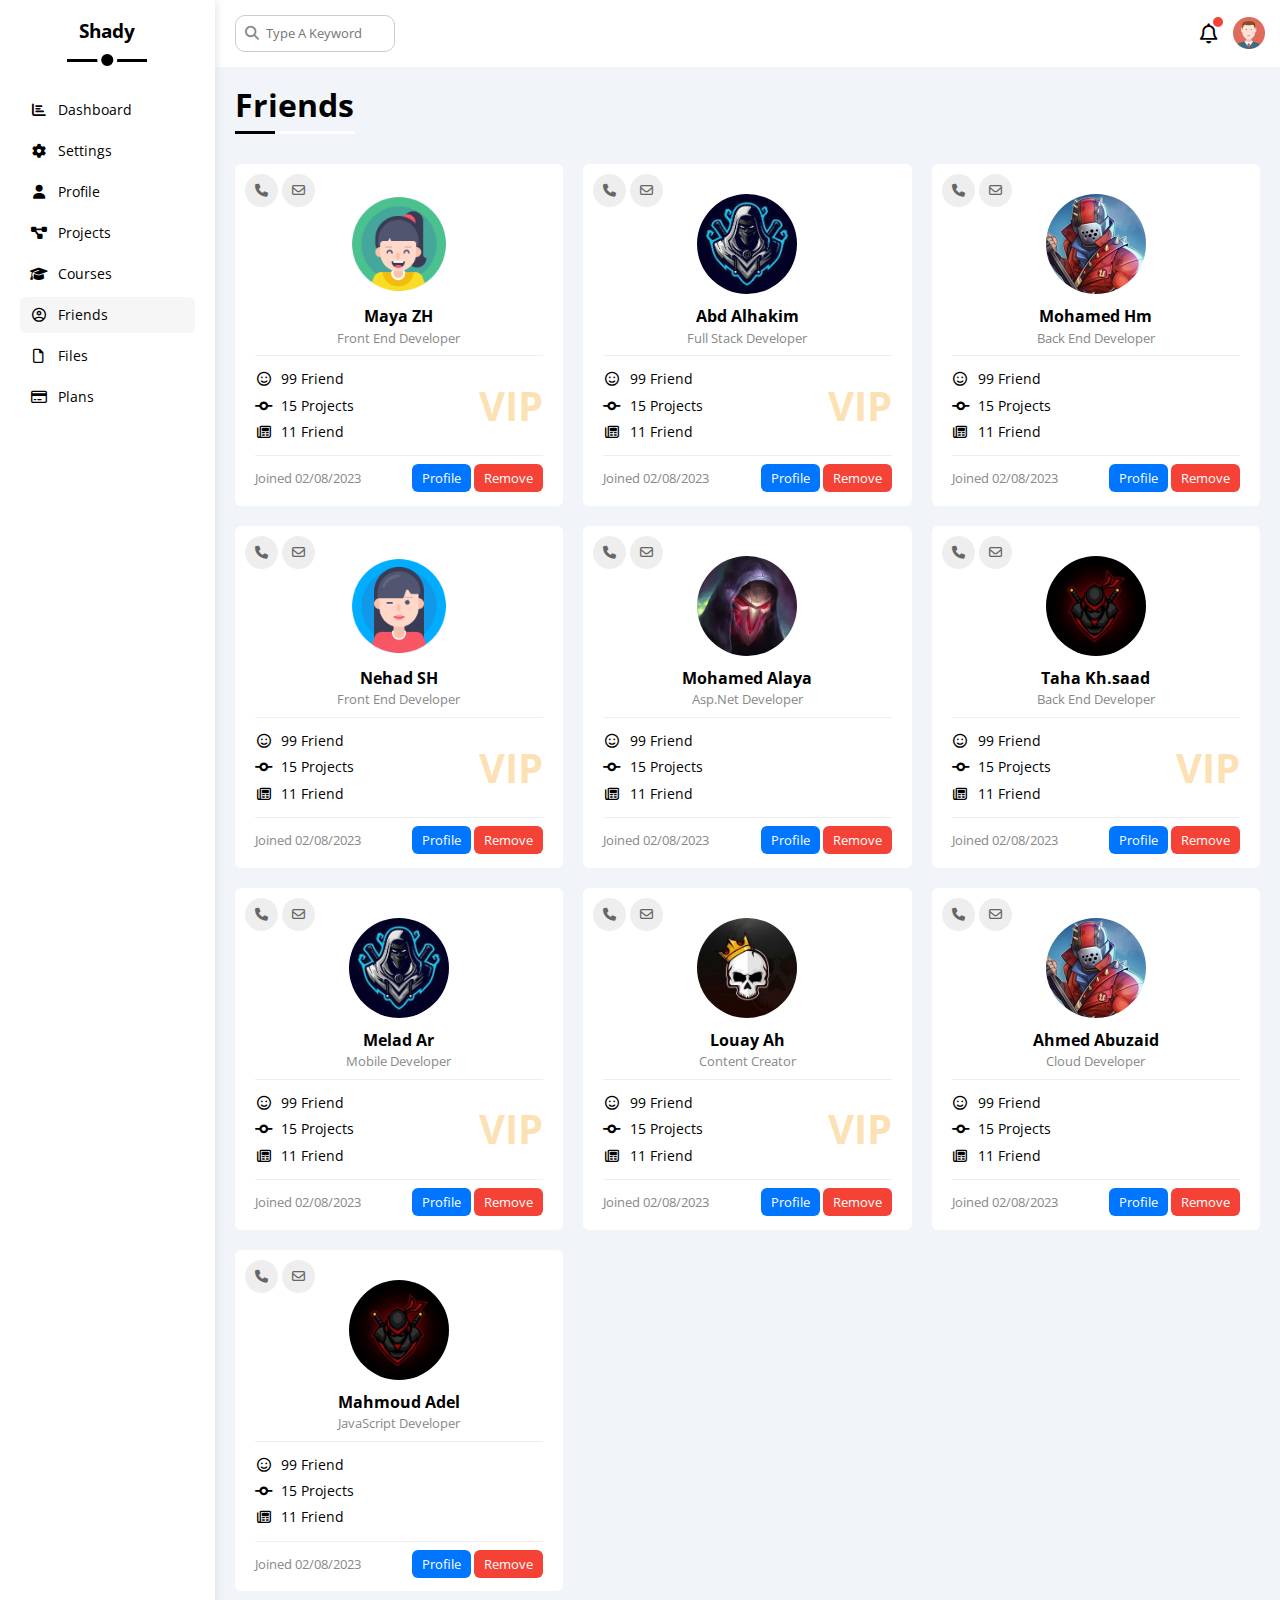
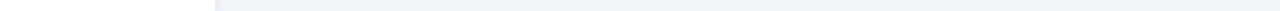
<file: friends.html>
<!DOCTYPE html>
<html lang="en">

<head>
    <meta charset="UTF-8">
    <meta http-equiv="X-UA-Compatible" content="IE=edge">
    <meta name="viewport" content="width=device-width, initial-scale=1.0">
    <!-- render all elements normally -->
    <link rel="stylesheet" href="css/normalize.css">
    <!-- font awesome library-->
    <link rel="stylesheet" href="css/all.css">
    <link rel="stylesheet" href="css/all.min.css">
    <!-- framework css -->
    <link rel="stylesheet" href="css/framework.css">
    <!-- main template css file  -->
    <link rel="stylesheet" href="css/style.css">
    <!-- google fonts -->
    <link rel="preconnect" href="https://fonts.googleapis.com">
    <link rel="preconnect" href="https://fonts.gstatic.com" crossorigin>
    <link href="https://fonts.googleapis.com/css2?family=Open+Sans:wght@300;500&#038;display=swap" rel="stylesheet">
    <title>Friends</title>
</head>

<body>
    <div class="page d-flex">
        <div class="sidebar bg-white p-20 p-relative">
            <h3 class="p-relative txt-c mt-0">Shady</h3>
            <ul>
                <li>
                    <a class="d-flex align-it-center fs-14 c-black rad-6 p-10" href="index.html">
                        <i class="fa-solid fa-chart-bar fa-fw"></i>
                        <span>Dashboard</span>
                    </a>
                </li>
                <li>
                    <a class="d-flex align-it-center fs-14 c-black rad-6 p-10" href="settings.html">
                        <i class="fa-solid fa-gear fa-fw"></i>
                        <span>Settings</span>
                    </a>
                </li>
                <li>
                    <a class="d-flex align-it-center fs-14 c-black rad-6 p-10" href="profile.html">
                        <i class="fa-solid fa-user fa-fw"></i>
                        <span>Profile</span>
                    </a>
                </li>
                <li>
                    <a class="d-flex align-it-center fs-14 c-black rad-6 p-10" href="projects.html">
                        <i class="fa-solid fa-diagram-project fa-fw"></i>
                        <span>Projects</span>
                    </a>
                </li>
                <li>
                    <a class="d-flex align-it-center fs-14 c-black rad-6 p-10" href="courses.html">
                        <i class="fa-solid fa-graduation-cap fa-fw"></i>
                        <span>Courses</span>
                    </a>
                </li>
                <li>
                    <a class="active d-flex align-it-center fs-14 c-black rad-6 p-10" href="friends.html">
                        <i class="fa-regular fa-circle-user fa-fw"></i>
                        <span>Friends</span>
                    </a>
                </li>
                <li>
                    <a class="d-flex align-it-center fs-14 c-black rad-6 p-10" href="files.html">
                        <i class="fa-regular fa-file fa-fw"></i>
                        <span>Files</span>
                    </a>
                </li>
                <li>
                    <a class="d-flex align-it-center fs-14 c-black rad-6 p-10" href="plans.html">
                        <i class="fa-regular fa-credit-card fa-fw"></i>
                        <span>Plans</span>
                    </a>
                </li>
            </ul>
        </div>
        <div class="content w-full">
            <!-- start head -->
            <div class="head bg-white p-15 between-flex">
                <div class="search p-relative">
                    <input class="p-10" type="search" placeholder="Type A Keyword">
                </div>
                <div class="icons d-flex align-it-center">
                    <span class="notification p-relative">
                        <i class="fa-regular fa-bell fa-lg"></i>
                    </span>
                    <img src="images/avatar.png" alt="#">
                </div>
            </div>
            <!-- end head -->
            <h1 class="p-relative">Friends</h1>
            <!-- start page friends -->
            <div class="friends-page d-grid gap-20 m-20">
                <div class="friend bg-white rad-6 p-20 p-relative">
                    <div class="contact">
                        <i class="fa-solid fa-phone"></i>
                        <i class="fa-regular fa-envelope"></i>
                    </div>
                    <div class="txt-c">
                        <img class="rad-half mt-10 mb-10 w-100 h-100" src="images/friends-7.png" alt="#">
                        <h4 class="m-0">Maya ZH</h4>
                        <p class="c-gray fs-13 mt-5 mb-0">Front End Developer</p>
                    </div>
                    <div class="icons fs-14 p-relative">
                        <div class="mb-10">
                            <i class="fa-regular fa-face-smile fa-fw"></i>
                            <span>99 Friend</span>
                        </div>
                        <div class="mb-10">
                            <i class="fa-solid fa-code-commit fa-fw"></i>
                            <span>15 Projects</span>
                        </div>
                        <div>
                            <i class="fa-regular fa-newspaper fa-fw"></i>
                            <span>11 Friend</span>
                        </div>
                        <span class="vip fw-bold c-orange">VIP</span>
                    </div>
                    <div class="info between-flex fs-13">
                        <span class="c-gray">Joined 02/08/2023</span>
                        <div>
                            <a class="bg-blue c-white btn-shape" href="Profile.html">Profile</a>
                            <a class="bg-red c-white btn-shape" href="#">Remove</a>
                        </div>
                    </div>
                </div>
                <div class="friend bg-white rad-6 p-20 p-relative">
                    <div class="contact">
                        <i class="fa-solid fa-phone"></i>
                        <i class="fa-regular fa-envelope"></i>
                    </div>
                    <div class="txt-c">
                        <img class="rad-half mt-10 mb-10 w-100 h-100" src="images/friend-02.jpg" alt="#">
                        <h4 class="m-0">Abd Alhakim</h4>
                        <p class="c-gray fs-13 mt-5 mb-0">Full Stack Developer</p>
                    </div>
                    <div class="icons fs-14 p-relative">
                        <div class="mb-10">
                            <i class="fa-regular fa-face-smile fa-fw"></i>
                            <span>99 Friend</span>
                        </div>
                        <div class="mb-10">
                            <i class="fa-solid fa-code-commit fa-fw"></i>
                            <span>15 Projects</span>
                        </div>
                        <div>
                            <i class="fa-regular fa-newspaper fa-fw"></i>
                            <span>11 Friend</span>
                        </div>
                        <span class="vip fw-bold c-orange">VIP</span>
                    </div>
                    <div class="info between-flex fs-13">
                        <span class="c-gray">Joined 02/08/2023</span>
                        <div>
                            <a class="bg-blue c-white btn-shape" href="Profile.html">Profile</a>
                            <a class="bg-red c-white btn-shape" href="#">Remove</a>
                        </div>
                    </div>
                </div>
                <div class="friend bg-white rad-6 p-20 p-relative">
                    <div class="contact">
                        <i class="fa-solid fa-phone"></i>
                        <i class="fa-regular fa-envelope"></i>
                    </div>
                    <div class="txt-c">
                        <img class="rad-half mt-10 mb-10 w-100 h-100" src="images/friend-01.jpg" alt="#">
                        <h4 class="m-0">Mohamed Hm</h4>
                        <p class="c-gray fs-13 mt-5 mb-0">Back End Developer</p>
                    </div>
                    <div class="icons fs-14 p-relative">
                        <div class="mb-10">
                            <i class="fa-regular fa-face-smile fa-fw"></i>
                            <span>99 Friend</span>
                        </div>
                        <div class="mb-10">
                            <i class="fa-solid fa-code-commit fa-fw"></i>
                            <span>15 Projects</span>
                        </div>
                        <div>
                            <i class="fa-regular fa-newspaper fa-fw"></i>
                            <span>11 Friend</span>
                        </div>
                    </div>
                    <div class="info between-flex fs-13">
                        <span class="c-gray">Joined 02/08/2023</span>
                        <div>
                            <a class="bg-blue c-white btn-shape" href="Profile.html">Profile</a>
                            <a class="bg-red c-white btn-shape" href="#">Remove</a>
                        </div>
                    </div>
                </div>
                <div class="friend bg-white rad-6 p-20 p-relative">
                    <div class="contact">
                        <i class="fa-solid fa-phone"></i>
                        <i class="fa-regular fa-envelope"></i>
                    </div>
                    <div class="txt-c">
                        <img class="rad-half mt-10 mb-10 w-100 h-100" src="images/friends-6.png" alt="#">
                        <h4 class="m-0">Nehad SH</h4>
                        <p class="c-gray fs-13 mt-5 mb-0">Front End Developer</p>
                    </div>
                    <div class="icons fs-14 p-relative">
                        <div class="mb-10">
                            <i class="fa-regular fa-face-smile fa-fw"></i>
                            <span>99 Friend</span>
                        </div>
                        <div class="mb-10">
                            <i class="fa-solid fa-code-commit fa-fw"></i>
                            <span>15 Projects</span>
                        </div>
                        <div>
                            <i class="fa-regular fa-newspaper fa-fw"></i>
                            <span>11 Friend</span>
                        </div>
                        <span class="vip fw-bold c-orange">VIP</span>
                    </div>
                    <div class="info between-flex fs-13">
                        <span class="c-gray">Joined 02/08/2023</span>
                        <div>
                            <a class="bg-blue c-white btn-shape" href="Profile.html">Profile</a>
                            <a class="bg-red c-white btn-shape" href="#">Remove</a>
                        </div>
                    </div>
                </div>
                <div class="friend bg-white rad-6 p-20 p-relative">
                    <div class="contact">
                        <i class="fa-solid fa-phone"></i>
                        <i class="fa-regular fa-envelope"></i>
                    </div>
                    <div class="txt-c">
                        <img class="rad-half mt-10 mb-10 w-100 h-100" src="images/friend-03.jpg" alt="#">
                        <h4 class="m-0">Mohamed Alaya</h4>
                        <p class="c-gray fs-13 mt-5 mb-0">Asp.Net Developer</p>
                    </div>
                    <div class="icons fs-14 p-relative">
                        <div class="mb-10">
                            <i class="fa-regular fa-face-smile fa-fw"></i>
                            <span>99 Friend</span>
                        </div>
                        <div class="mb-10">
                            <i class="fa-solid fa-code-commit fa-fw"></i>
                            <span>15 Projects</span>
                        </div>
                        <div>
                            <i class="fa-regular fa-newspaper fa-fw"></i>
                            <span>11 Friend</span>
                        </div>
                    </div>
                    <div class="info between-flex fs-13">
                        <span class="c-gray">Joined 02/08/2023</span>
                        <div>
                            <a class="bg-blue c-white btn-shape" href="Profile.html">Profile</a>
                            <a class="bg-red c-white btn-shape" href="#">Remove</a>
                        </div>
                    </div>
                </div>
                <div class="friend bg-white rad-6 p-20 p-relative">
                    <div class="contact">
                        <i class="fa-solid fa-phone"></i>
                        <i class="fa-regular fa-envelope"></i>
                    </div>
                    <div class="txt-c">
                        <img class="rad-half mt-10 mb-10 w-100 h-100" src="images/friend-04.jpg" alt="#">
                        <h4 class="m-0">Taha Kh.saad</h4>
                        <p class="c-gray fs-13 mt-5 mb-0">Back End Developer</p>
                    </div>
                    <div class="icons fs-14 p-relative">
                        <div class="mb-10">
                            <i class="fa-regular fa-face-smile fa-fw"></i>
                            <span>99 Friend</span>
                        </div>
                        <div class="mb-10">
                            <i class="fa-solid fa-code-commit fa-fw"></i>
                            <span>15 Projects</span>
                        </div>
                        <div>
                            <i class="fa-regular fa-newspaper fa-fw"></i>
                            <span>11 Friend</span>
                        </div>
                        <span class="vip fw-bold c-orange">VIP</span>
                    </div>
                    <div class="info between-flex fs-13">
                        <span class="c-gray">Joined 02/08/2023</span>
                        <div>
                            <a class="bg-blue c-white btn-shape" href="Profile.html">Profile</a>
                            <a class="bg-red c-white btn-shape" href="#">Remove</a>
                        </div>
                    </div>
                </div>
                <div class="friend bg-white rad-6 p-20 p-relative">
                    <div class="contact">
                        <i class="fa-solid fa-phone"></i>
                        <i class="fa-regular fa-envelope"></i>
                    </div>
                    <div class="txt-c">
                        <img class="rad-half mt-10 mb-10 w-100 h-100" src="images/friend-02.jpg" alt="#">
                        <h4 class="m-0">Melad Ar</h4>
                        <p class="c-gray fs-13 mt-5 mb-0">Mobile Developer</p>
                    </div>
                    <div class="icons fs-14 p-relative">
                        <div class="mb-10">
                            <i class="fa-regular fa-face-smile fa-fw"></i>
                            <span>99 Friend</span>
                        </div>
                        <div class="mb-10">
                            <i class="fa-solid fa-code-commit fa-fw"></i>
                            <span>15 Projects</span>
                        </div>
                        <div>
                            <i class="fa-regular fa-newspaper fa-fw"></i>
                            <span>11 Friend</span>
                        </div>
                        <span class="vip fw-bold c-orange">VIP</span>
                    </div>
                    <div class="info between-flex fs-13">
                        <span class="c-gray">Joined 02/08/2023</span>
                        <div>
                            <a class="bg-blue c-white btn-shape" href="Profile.html">Profile</a>
                            <a class="bg-red c-white btn-shape" href="#">Remove</a>
                        </div>
                    </div>
                </div>
                <div class="friend bg-white rad-6 p-20 p-relative">
                    <div class="contact">
                        <i class="fa-solid fa-phone"></i>
                        <i class="fa-regular fa-envelope"></i>
                    </div>
                    <div class="txt-c">
                        <img class="rad-half mt-10 mb-10 w-100 h-100" src="images/friend-05.jpg" alt="#">
                        <h4 class="m-0">Louay Ah</h4>
                        <p class="c-gray fs-13 mt-5 mb-0">Content Creator</p>
                    </div>
                    <div class="icons fs-14 p-relative">
                        <div class="mb-10">
                            <i class="fa-regular fa-face-smile fa-fw"></i>
                            <span>99 Friend</span>
                        </div>
                        <div class="mb-10">
                            <i class="fa-solid fa-code-commit fa-fw"></i>
                            <span>15 Projects</span>
                        </div>
                        <div>
                            <i class="fa-regular fa-newspaper fa-fw"></i>
                            <span>11 Friend</span>
                        </div>
                        <span class="vip fw-bold c-orange">VIP</span>
                    </div>
                    <div class="info between-flex fs-13">
                        <span class="c-gray">Joined 02/08/2023</span>
                        <div>
                            <a class="bg-blue c-white btn-shape" href="Profile.html">Profile</a>
                            <a class="bg-red c-white btn-shape" href="#">Remove</a>
                        </div>
                    </div>
                </div>
                <div class="friend bg-white rad-6 p-20 p-relative">
                    <div class="contact">
                        <i class="fa-solid fa-phone"></i>
                        <i class="fa-regular fa-envelope"></i>
                    </div>
                    <div class="txt-c">
                        <img class="rad-half mt-10 mb-10 w-100 h-100" src="images/friend-01.jpg" alt="#">
                        <h4 class="m-0">Ahmed Abuzaid</h4>
                        <p class="c-gray fs-13 mt-5 mb-0">Cloud Developer</p>
                    </div>
                    <div class="icons fs-14 p-relative">
                        <div class="mb-10">
                            <i class="fa-regular fa-face-smile fa-fw"></i>
                            <span>99 Friend</span>
                        </div>
                        <div class="mb-10">
                            <i class="fa-solid fa-code-commit fa-fw"></i>
                            <span>15 Projects</span>
                        </div>
                        <div>
                            <i class="fa-regular fa-newspaper fa-fw"></i>
                            <span>11 Friend</span>
                        </div>
                    </div>
                    <div class="info between-flex fs-13">
                        <span class="c-gray">Joined 02/08/2023</span>
                        <div>
                            <a class="bg-blue c-white btn-shape" href="Profile.html">Profile</a>
                            <a class="bg-red c-white btn-shape" href="#">Remove</a>
                        </div>
                    </div>
                </div>
                <div class="friend bg-white rad-6 p-20 p-relative">
                    <div class="contact">
                        <i class="fa-solid fa-phone"></i>
                        <i class="fa-regular fa-envelope"></i>
                    </div>
                    <div class="txt-c">
                        <img class="rad-half mt-10 mb-10 w-100 h-100" src="images/friend-04.jpg" alt="#">
                        <h4 class="m-0">Mahmoud Adel</h4>
                        <p class="c-gray fs-13 mt-5 mb-0">JavaScript Developer</p>
                    </div>
                    <div class="icons fs-14 p-relative">
                        <div class="mb-10">
                            <i class="fa-regular fa-face-smile fa-fw"></i>
                            <span>99 Friend</span>
                        </div>
                        <div class="mb-10">
                            <i class="fa-solid fa-code-commit fa-fw"></i>
                            <span>15 Projects</span>
                        </div>
                        <div>
                            <i class="fa-regular fa-newspaper fa-fw"></i>
                            <span>11 Friend</span>
                        </div>
                    </div>
                    <div class="info between-flex fs-13">
                        <span class="c-gray">Joined 02/08/2023</span>
                        <div>
                            <a class="bg-blue c-white btn-shape" href="Profile.html">Profile</a>
                            <a class="bg-red c-white btn-shape" href="#">Remove</a>
                        </div>
                    </div>
                </div>
            </div>
            <!-- end page friends -->
        </div>
    </div>

</body>

</html>
</file>
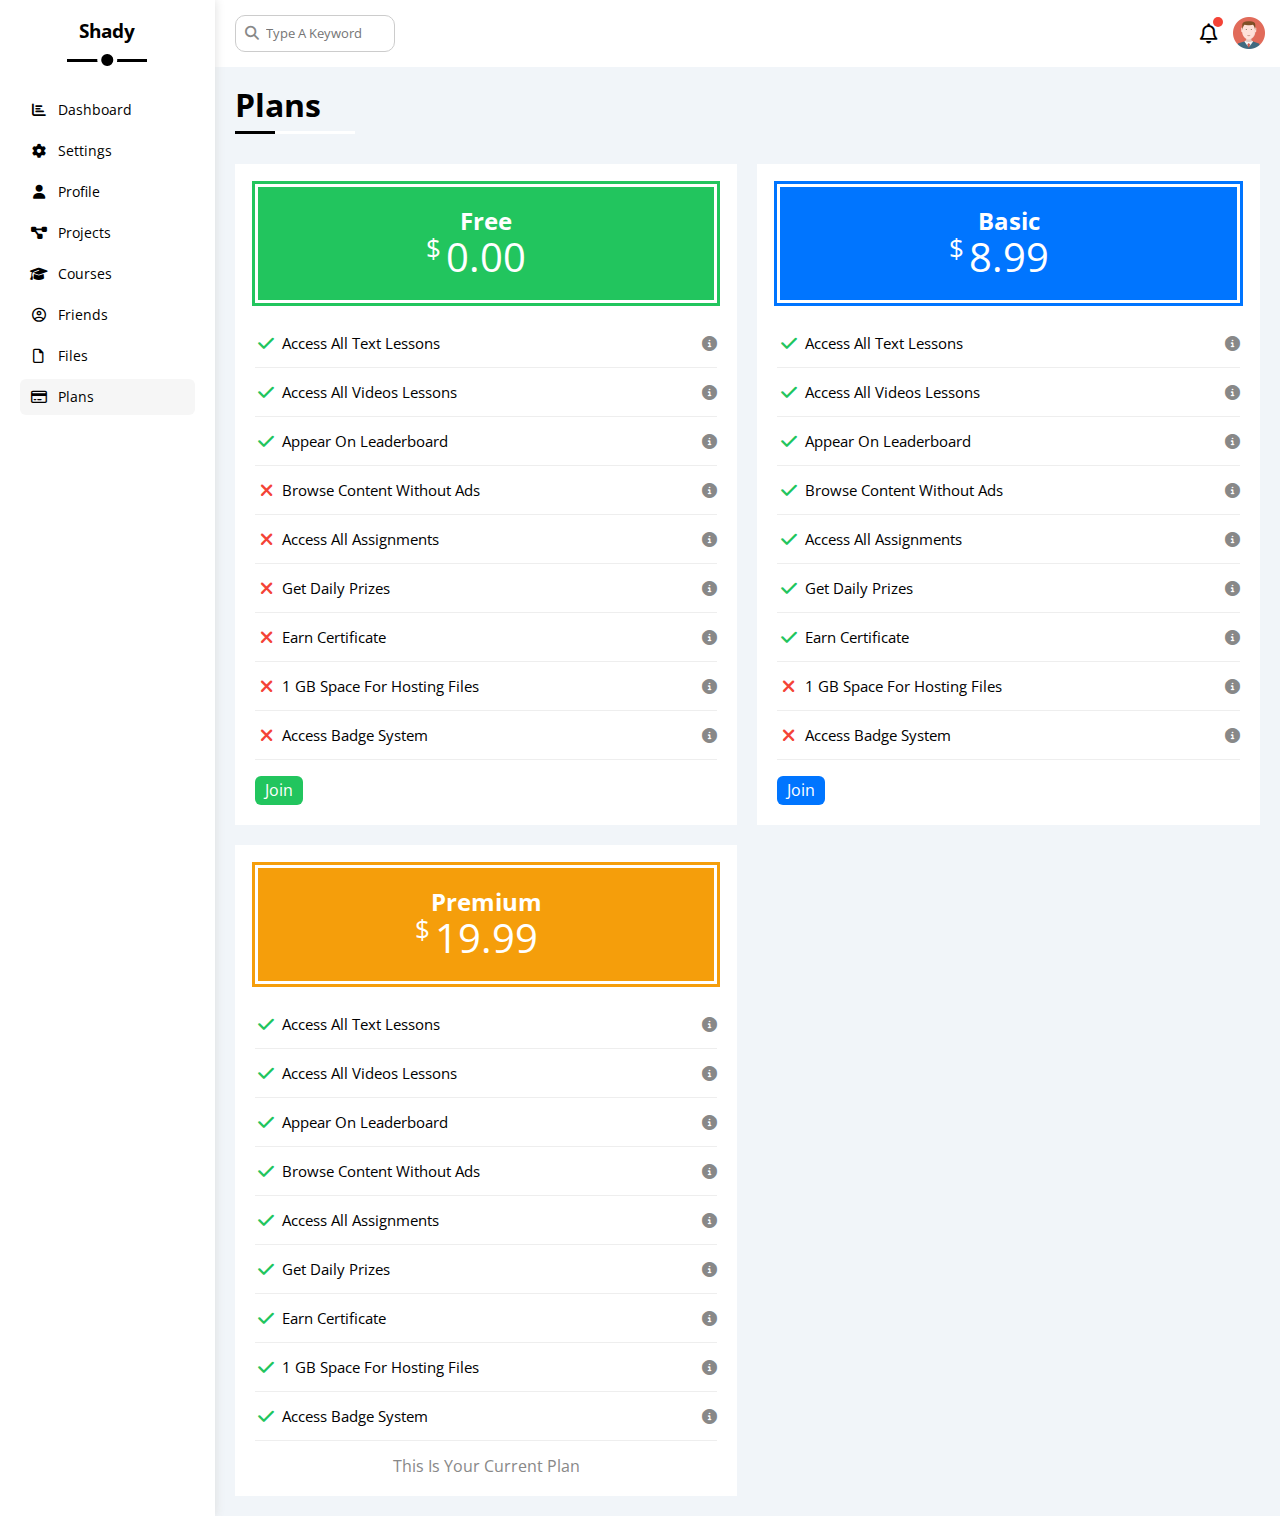
<file: plans.html>
<!DOCTYPE html>
<html lang="en">

<head>
    <meta charset="UTF-8">
    <meta http-equiv="X-UA-Compatible" content="IE=edge">
    <meta name="viewport" content="width=device-width, initial-scale=1.0">
    <!-- render all elements normally -->
    <link rel="stylesheet" href="css/normalize.css">
    <!-- font awesome library-->
    <link rel="stylesheet" href="css/all.css">
    <link rel="stylesheet" href="css/all.min.css">
    <!-- framework css -->
    <link rel="stylesheet" href="css/framework.css">
    <!-- main template css file  -->
    <link rel="stylesheet" href="css/style.css">
    <!-- google fonts -->
    <link rel="preconnect" href="https://fonts.googleapis.com">
    <link rel="preconnect" href="https://fonts.gstatic.com" crossorigin>
    <link href="https://fonts.googleapis.com/css2?family=Open+Sans:wght@300;500&#038;display=swap" rel="stylesheet">
    <title>Plans</title>
</head>

<body>
    <div class="page d-flex">
        <div class="sidebar bg-white p-20 p-relative">
            <h3 class="p-relative txt-c mt-0">Shady</h3>
            <ul>
                <li>
                    <a class="d-flex align-it-center fs-14 c-black rad-6 p-10" href="index.html">
                        <i class="fa-solid fa-chart-bar fa-fw"></i>
                        <span>Dashboard</span>
                    </a>
                </li>
                <li>
                    <a class="d-flex align-it-center fs-14 c-black rad-6 p-10" href="settings.html">
                        <i class="fa-solid fa-gear fa-fw"></i>
                        <span>Settings</span>
                    </a>
                </li>
                <li>
                    <a class="d-flex align-it-center fs-14 c-black rad-6 p-10" href="profile.html">
                        <i class="fa-solid fa-user fa-fw"></i>
                        <span>Profile</span>
                    </a>
                </li>
                <li>
                    <a class="d-flex align-it-center fs-14 c-black rad-6 p-10" href="projects.html">
                        <i class="fa-solid fa-diagram-project fa-fw"></i>
                        <span>Projects</span>
                    </a>
                </li>
                <li>
                    <a class="d-flex align-it-center fs-14 c-black rad-6 p-10" href="courses.html">
                        <i class="fa-solid fa-graduation-cap fa-fw"></i>
                        <span>Courses</span>
                    </a>
                </li>
                <li>
                    <a class="d-flex align-it-center fs-14 c-black rad-6 p-10" href="friends.html">
                        <i class="fa-regular fa-circle-user fa-fw"></i>
                        <span>Friends</span>
                    </a>
                </li>
                <li>
                    <a class="d-flex align-it-center fs-14 c-black rad-6 p-10" href="files.html">
                        <i class="fa-regular fa-file fa-fw"></i>
                        <span>Files</span>
                    </a>
                </li>
                <li>
                    <a class="active d-flex align-it-center fs-14 c-black rad-6 p-10" href="plans.html">
                        <i class="fa-regular fa-credit-card fa-fw"></i>
                        <span>Plans</span>
                    </a>
                </li>
            </ul>
        </div>
        <div class="content w-full">
            <!-- start head -->
            <div class="head bg-white p-15 between-flex">
                <div class="search p-relative">
                    <input class="p-10" type="search" placeholder="Type A Keyword">
                </div>
                <div class="icons d-flex align-it-center">
                    <span class="notification p-relative">
                        <i class="fa-regular fa-bell fa-lg"></i>
                    </span>
                    <img src="images/avatar.png" alt="#">
                </div>
            </div>
            <!-- end head -->
            <h1 class="p-relative">Plans</h1>
            <!-- start page plans -->
            <div class="plans-page d-grid m-20 gap-20">
                <div class="plan green bg-white p-20">
                    <div class="top bg-green txt-c p-20">
                        <h2 class="m-0 c-white">Free</h2>
                        <div class="price c-white">
                            <span>$</span>
                            0.00
                        </div>
                    </div>
                    <ul>
                        <li>
                            <i class="fa-solid fa-check fa-fw yes"></i>
                            <span>Access All Text Lessons</span>
                            <i class="fa-solid fa-circle-info help"></i>
                        </li>
                        <li>
                            <i class="fa-solid fa-check fa-fw yes"></i>
                            <span>Access All Videos Lessons</span>
                            <i class="fa-solid fa-circle-info help"></i>
                        </li>
                        <li>
                            <i class="fa-solid fa-check fa-fw yes"></i>
                            <span>Appear On Leaderboard</span>
                            <i class="fa-solid fa-circle-info help"></i>
                        </li>
                        <li>
                            <i class="fa-solid fa-xmark fa-fw"></i>
                            <span>Browse Content Without Ads</span>
                            <i class="fa-solid fa-circle-info help"></i>
                        </li>
                        <li>
                            <i class="fa-solid fa-xmark fa-fw"></i>
                            <span>Access All Assignments</span>
                            <i class="fa-solid fa-circle-info help"></i>
                        </li>
                        <li>
                            <i class="fa-solid fa-xmark fa-fw"></i>
                            <span>Get Daily Prizes</span>
                            <i class="fa-solid fa-circle-info help"></i>
                        </li>
                        <li>
                            <i class="fa-solid fa-xmark fa-fw"></i>
                            <span>Earn Certificate</span>
                            <i class="fa-solid fa-circle-info help"></i>
                        </li>
                        <li>
                            <i class="fa-solid fa-xmark fa-fw"></i>
                            <span>1 GB Space For Hosting Files</span>
                            <i class="fa-solid fa-circle-info help"></i>
                        </li>
                        <li>
                            <i class="fa-solid fa-xmark fa-fw"></i>
                            <span>Access Badge System</span>
                            <i class="fa-solid fa-circle-info help"></i>
                        </li>
                    </ul>
                    <a class="btn-shape bg-green c-white d-block w-fit" href="#">Join</a>
                </div>
                <div class="plan blue bg-white p-20">
                    <div class="top bg-blue txt-c p-20">
                        <h2 class="m-0 c-white">Basic</h2>
                        <div class="price c-white">
                            <span>$</span>
                            8.99
                        </div>
                    </div>
                    <ul>
                        <li>
                            <i class="fa-solid fa-check fa-fw yes"></i>
                            <span>Access All Text Lessons</span>
                            <i class="fa-solid fa-circle-info help"></i>
                        </li>
                        <li>
                            <i class="fa-solid fa-check fa-fw yes"></i>
                            <span>Access All Videos Lessons</span>
                            <i class="fa-solid fa-circle-info help"></i>
                        </li>
                        <li>
                            <i class="fa-solid fa-check fa-fw yes"></i>
                            <span>Appear On Leaderboard</span>
                            <i class="fa-solid fa-circle-info help"></i>
                        </li>
                        <li>
                            <i class="fa-solid fa-check fa-fw yes"></i>
                            <span>Browse Content Without Ads</span>
                            <i class="fa-solid fa-circle-info help"></i>
                        </li>
                        <li>
                            <i class="fa-solid fa-check fa-fw yes"></i>
                            <span>Access All Assignments</span>
                            <i class="fa-solid fa-circle-info help"></i>
                        </li>
                        <li>
                            <i class="fa-solid fa-check fa-fw yes"></i>
                            <span>Get Daily Prizes</span>
                            <i class="fa-solid fa-circle-info help"></i>
                        </li>
                        <li>
                            <i class="fa-solid fa-check fa-fw yes"></i>
                            <span>Earn Certificate</span>
                            <i class="fa-solid fa-circle-info help"></i>
                        </li>
                        <li>
                            <i class="fa-solid fa-xmark fa-fw"></i>
                            <span>1 GB Space For Hosting Files</span>
                            <i class="fa-solid fa-circle-info help"></i>
                        </li>
                        <li>
                            <i class="fa-solid fa-xmark fa-fw"></i>
                            <span>Access Badge System</span>
                            <i class="fa-solid fa-circle-info help"></i>
                        </li>
                    </ul>
                    <a class="btn-shape bg-blue c-white d-block w-fit" href="#">Join</a>
                </div>
                <div class="plan orange bg-white p-20">
                    <div class="top bg-orange txt-c p-20">
                        <h2 class="m-0 c-white">Premium</h2>
                        <div class="price c-white">
                            <span>$</span>
                            19.99
                        </div>
                    </div>
                    <ul>
                        <li>
                            <i class="fa-solid fa-check fa-fw yes"></i>
                            <span>Access All Text Lessons</span>
                            <i class="fa-solid fa-circle-info help"></i>
                        </li>
                        <li>
                            <i class="fa-solid fa-check fa-fw yes"></i>
                            <span>Access All Videos Lessons</span>
                            <i class="fa-solid fa-circle-info help"></i>
                        </li>
                        <li>
                            <i class="fa-solid fa-check fa-fw yes"></i>
                            <span>Appear On Leaderboard</span>
                            <i class="fa-solid fa-circle-info help"></i>
                        </li>
                        <li>
                            <i class="fa-solid fa-check fa-fw yes"></i>
                            <span>Browse Content Without Ads</span>
                            <i class="fa-solid fa-circle-info help"></i>
                        </li>
                        <li>
                            <i class="fa-solid fa-check fa-fw yes"></i>
                            <span>Access All Assignments</span>
                            <i class="fa-solid fa-circle-info help"></i>
                        </li>
                        <li>
                            <i class="fa-solid fa-check fa-fw yes"></i>
                            <span>Get Daily Prizes</span>
                            <i class="fa-solid fa-circle-info help"></i>
                        </li>
                        <li>
                            <i class="fa-solid fa-check fa-fw yes"></i>
                            <span>Earn Certificate</span>
                            <i class="fa-solid fa-circle-info help"></i>
                        </li>
                        <li>
                            <i class="fa-solid fa-check fa-fw yes"></i>
                            <span>1 GB Space For Hosting Files</span>
                            <i class="fa-solid fa-circle-info help"></i>
                        </li>
                        <li>
                            <i class="fa-solid fa-check fa-fw yes"></i>
                            <span>Access Badge System</span>
                            <i class="fa-solid fa-circle-info help"></i>
                        </li>
                    </ul>
                    <p class="c-gray txt-c m-0">This Is Your Current Plan</p>
                </div>
            </div>
            <!-- end page plans -->
        </div>
    </div>

</body>

</html>
</file>
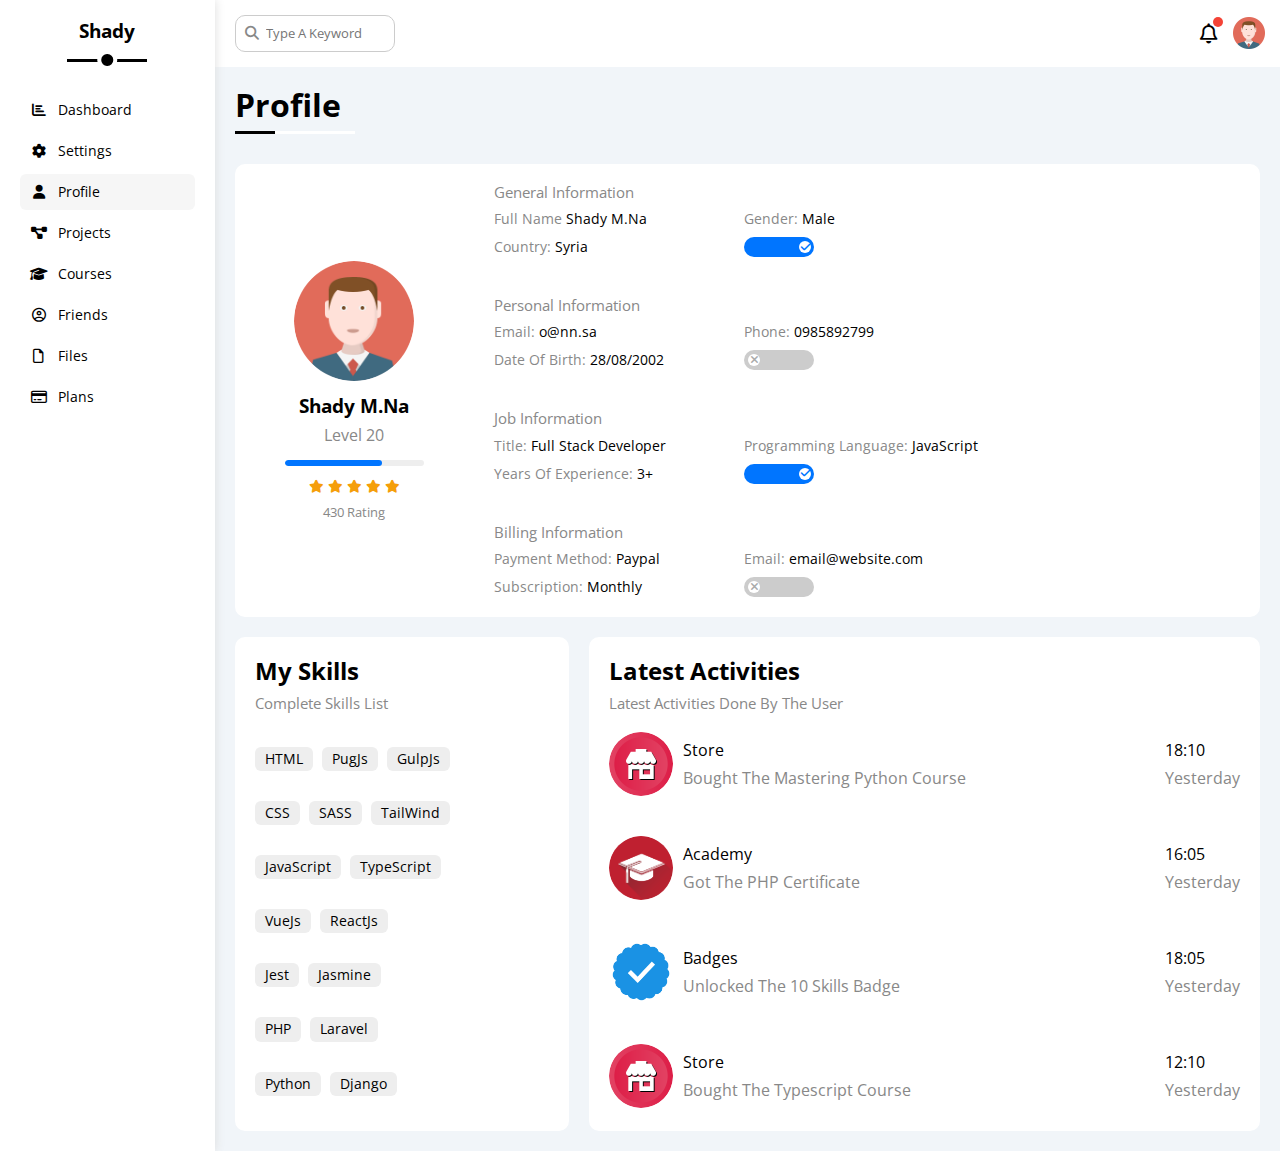
<file: profile.html>
<!DOCTYPE html>
<html lang="en">

<head>
    <meta charset="UTF-8">
    <meta http-equiv="X-UA-Compatible" content="IE=edge">
    <meta name="viewport" content="width=device-width, initial-scale=1.0">
    <!-- render all elements normally -->
    <link rel="stylesheet" href="css/normalize.css">
    <!-- font awesome library-->
    <link rel="stylesheet" href="css/all.css">
    <link rel="stylesheet" href="css/all.min.css">
    <!-- framework css -->
    <link rel="stylesheet" href="css/framework.css">
    <!-- main template css file  -->
    <link rel="stylesheet" href="css/style.css">
    <!-- google fonts -->
    <link rel="preconnect" href="https://fonts.googleapis.com">
    <link rel="preconnect" href="https://fonts.gstatic.com" crossorigin>
    <link href="https://fonts.googleapis.com/css2?family=Open+Sans:wght@300;500&#038;display=swap" rel="stylesheet">
    <title>Profile</title>
</head>

<body>
    <div class="page d-flex">
        <div class="sidebar bg-white p-20 p-relative">
            <h3 class="p-relative txt-c mt-0">Shady</h3>
            <ul>
                <li>
                    <a class="d-flex align-it-center fs-14 c-black rad-6 p-10" href="index.html">
                        <i class="fa-solid fa-chart-bar fa-fw"></i>
                        <span>Dashboard</span>
                    </a>
                </li>
                <li>
                    <a class="d-flex align-it-center fs-14 c-black rad-6 p-10" href="settings.html">
                        <i class="fa-solid fa-gear fa-fw"></i>
                        <span>Settings</span>
                    </a>
                </li>
                <li>
                    <a class="active d-flex align-it-center fs-14 c-black rad-6 p-10" href="profile.html">
                        <i class="fa-solid fa-user fa-fw"></i>
                        <span>Profile</span>
                    </a>
                </li>
                <li>
                    <a class="d-flex align-it-center fs-14 c-black rad-6 p-10" href="projects.html">
                        <i class="fa-solid fa-diagram-project fa-fw"></i>
                        <span>Projects</span>
                    </a>
                </li>
                <li>
                    <a class="d-flex align-it-center fs-14 c-black rad-6 p-10" href="courses.html">
                        <i class="fa-solid fa-graduation-cap fa-fw"></i>
                        <span>Courses</span>
                    </a>
                </li>
                <li>
                    <a class="d-flex align-it-center fs-14 c-black rad-6 p-10" href="friends.html">
                        <i class="fa-regular fa-circle-user fa-fw"></i>
                        <span>Friends</span>
                    </a>
                </li>
                <li>
                    <a class="d-flex align-it-center fs-14 c-black rad-6 p-10" href="files.html">
                        <i class="fa-regular fa-file fa-fw"></i>
                        <span>Files</span>
                    </a>
                </li>
                <li>
                    <a class="d-flex align-it-center fs-14 c-black rad-6 p-10" href="plans.html">
                        <i class="fa-regular fa-credit-card fa-fw"></i>
                        <span>Plans</span>
                    </a>
                </li>
            </ul>
        </div>
        <div class="content w-full">
            <!-- start head -->
            <div class="head bg-white p-15 between-flex">
                <div class="search p-relative">
                    <input class="p-10" type="search" placeholder="Type A Keyword">
                </div>
                <div class="icons d-flex align-it-center">
                    <span class="notification p-relative">
                        <i class="fa-regular fa-bell fa-lg"></i>
                    </span>
                    <img src="images/avatar.png" alt="#">
                </div>
            </div>
            <!-- end head -->
            <h1 class="p-relative">Profile</h1>
            <div class="profile-page m-20">
                <!-- start overview -->
                <div class="overview bg-white rad-10 d-flex align-it-center">
                    <div class="avatar-box txt-c p-20">
                        <img class="mb-10 rad-half" src="images/avatar.png" alt="#">
                        <h3 class="m-0">Shady M.Na</h3>
                        <p class="c-gray mt-10">Level 20</p>
                        <div class="level rad-6 bg-eee p-relative">
                            <span style="width: 70%;"></span>
                        </div>
                        <div class="rating mt-10 mb-10">
                            <i class="fa-solid fa-star c-orange fs-13"></i>
                            <i class="fa-solid fa-star c-orange fs-13"></i>
                            <i class="fa-solid fa-star c-orange fs-13"></i>
                            <i class="fa-solid fa-star c-orange fs-13"></i>
                            <i class="fa-solid fa-star c-orange fs-13"></i>
                        </div>
                        <p class="c-gray m-0 fs-13">430 Rating</p>
                    </div>
                    <div class="info-box w-full">
                        <div class="box p-20 d-flex align-it-center">
                            <h4 class="c-gray fs-15 m-0 w-full">General Information</h4>
                            <div class="fs-14">
                                <span class="c-gray">Full Name</span>
                                <span>Shady M.Na</span>
                            </div>
                            <div class="fs-14">
                                <span class="c-gray">Gender:</span>
                                <span>Male</span>
                            </div>
                            <div class="fs-14">
                                <span class="c-gray">Country:</span>
                                <span>Syria</span>
                            </div>
                            <div class="fs-14">
                                <label>
                                    <input class="toggle-checkbox" type="checkbox" checked>
                                    <div class="toggle-switch"></div>
                                </label>
                            </div>
                        </div>
                        <div class="box p-20 d-flex align-it-center">
                            <h4 class="c-gray fs-15 m-0 w-full">Personal Information</h4>
                            <div class="fs-14">
                                <span class="c-gray">Email:</span>
                                <span>o@nn.sa</span>
                            </div>
                            <div class="fs-14">
                                <span class="c-gray">Phone:</span>
                                <span>0985892799</span>
                            </div>
                            <div class="fs-14">
                                <span class="c-gray">Date Of Birth:</span>
                                <span>28/08/2002</span>
                            </div>
                            <div class="fs-14">
                                <label>
                                    <input class="toggle-checkbox" type="checkbox">
                                    <div class="toggle-switch"></div>
                                </label>
                            </div>
                        </div>
                        <div class="box p-20 d-flex align-it-center">
                            <h4 class="c-gray fs-15 m-0 w-full">Job Information</h4>
                            <div class="fs-14">
                                <span class="c-gray">Title:</span>
                                <span>Full Stack Developer</span>
                            </div>
                            <div class="fs-14">
                                <span class="c-gray">Programming Language:</span>
                                <span>JavaScript</span>
                            </div>
                            <div class="fs-14">
                                <span class="c-gray">Years Of Experience:</span>
                                <span>3+</span>
                            </div>
                            <div class="fs-14">
                                <label>
                                    <input class="toggle-checkbox" type="checkbox" checked>
                                    <div class="toggle-switch"></div>
                                </label>
                            </div>
                        </div>
                        <div class="box p-20 d-flex align-it-center">
                            <h4 class="c-gray fs-15 m-0 w-full">Billing Information</h4>
                            <div class="fs-14">
                                <span class="c-gray">Payment Method:</span>
                                <span>Paypal</span>
                            </div>
                            <div class="fs-14">
                                <span class="c-gray">Email:</span>
                                <span>email@website.com</span>
                            </div>
                            <div class="fs-14">
                                <span class="c-gray">Subscription:</span>
                                <span>Monthly</span>
                            </div>
                            <div class="fs-14">
                                <label>
                                    <input class="toggle-checkbox" type="checkbox">
                                    <div class="toggle-switch"></div>
                                </label>
                            </div>
                        </div>
                    </div>
                </div>
                <!-- end overview -->
                <!-- start other data-->
                <div class="other-data d-flex gap-20 ">
                    <div class="skills-card p-20 bg-white rad-10 mt-20">
                        <h2 class="mt-0 mb-10">My Skills</h2>
                        <p class="c-gray mb-20 mt-0 fs-15">Complete Skills List</p>
                        <ul class="m-0">
                            <li>
                                <span>HTML</span>
                                <span>PugJs</span>
                                <span>GulpJs</span>
                            </li>
                            <li>
                                <span>CSS</span>
                                <span>SASS</span>
                                <span>TailWind</span>
                            </li>
                            <li>
                                <span>JavaScript</span>
                                <span>TypeScript</span>
                            </li>
                            <li>
                                <span>VueJs</span>
                                <span>ReactJs</span>
                            </li>
                            <li>
                                <span>Jest</span>
                                <span>Jasmine</span>
                            </li>
                            <li>
                                <span>PHP</span>
                                <span>Laravel</span>
                            </li>
                            <li>
                                <span>Python</span>
                                <span>Django</span>
                            </li>
                        </ul>
                    </div>
                    <div class="activities p-20 bg-white rad-10 mt-20">
                        <h2 class="mt-0 mb-10">Latest Activities</h2>
                        <p class="c-gray mb-20 mt-0 fs-15">Latest Activities Done By The User</p>
                        <div class="activity d-flex align-it-center txt-c-mobile">
                            <img src="images/activity-01.png" alt="#">
                            <div class="info">
                                <span class="d-block mb-10">Store</span>
                                <span class="c-gray">Bought The Mastering Python Course</span>
                            </div>
                            <div class="date" >
                                <span class="d-block mb-10">18:10</span>
                                <span class="c-gray">Yesterday</span>
                            </div>
                        </div>
                        <div class="activity d-flex align-it-center txt-c-mobile">
                            <img src="images/activity-02.png" alt="#">
                            <div class="info">
                                <span class="d-block mb-10">Academy</span>
                                <span class="c-gray">Got The PHP Certificate</span>
                            </div>
                            <div class="date" >
                                <span class="d-block mb-10">16:05</span>
                                <span class="c-gray">Yesterday</span>
                            </div>
                        </div>
                        <div class="activity d-flex align-it-center txt-c-mobile">
                            <img src="images/activity-03.png" alt="#">
                            <div class="info">
                                <span class="d-block mb-10">Badges</span>
                                <span class="c-gray">Unlocked The 10 Skills Badge</span>
                            </div>
                            <div class="date" >
                                <span class="d-block mb-10">18:05</span>
                                <span class="c-gray">Yesterday</span>
                            </div>
                        </div>
                        <div class="activity d-flex align-it-center txt-c-mobile">
                            <img src="images/activity-01.png" alt="#">
                            <div class="info">
                                <span class="d-block mb-10">Store</span>
                                <span class="c-gray">Bought The Typescript Course</span>
                            </div>
                            <div class="date" >
                                <span class="d-block mb-10">12:10</span>
                                <span class="c-gray">Yesterday</span>
                            </div>
                        </div>
                    </div>
                </div>
                <!-- end other data -->
            </div>
        </div>
    </div>

</body>

</html>
</file>
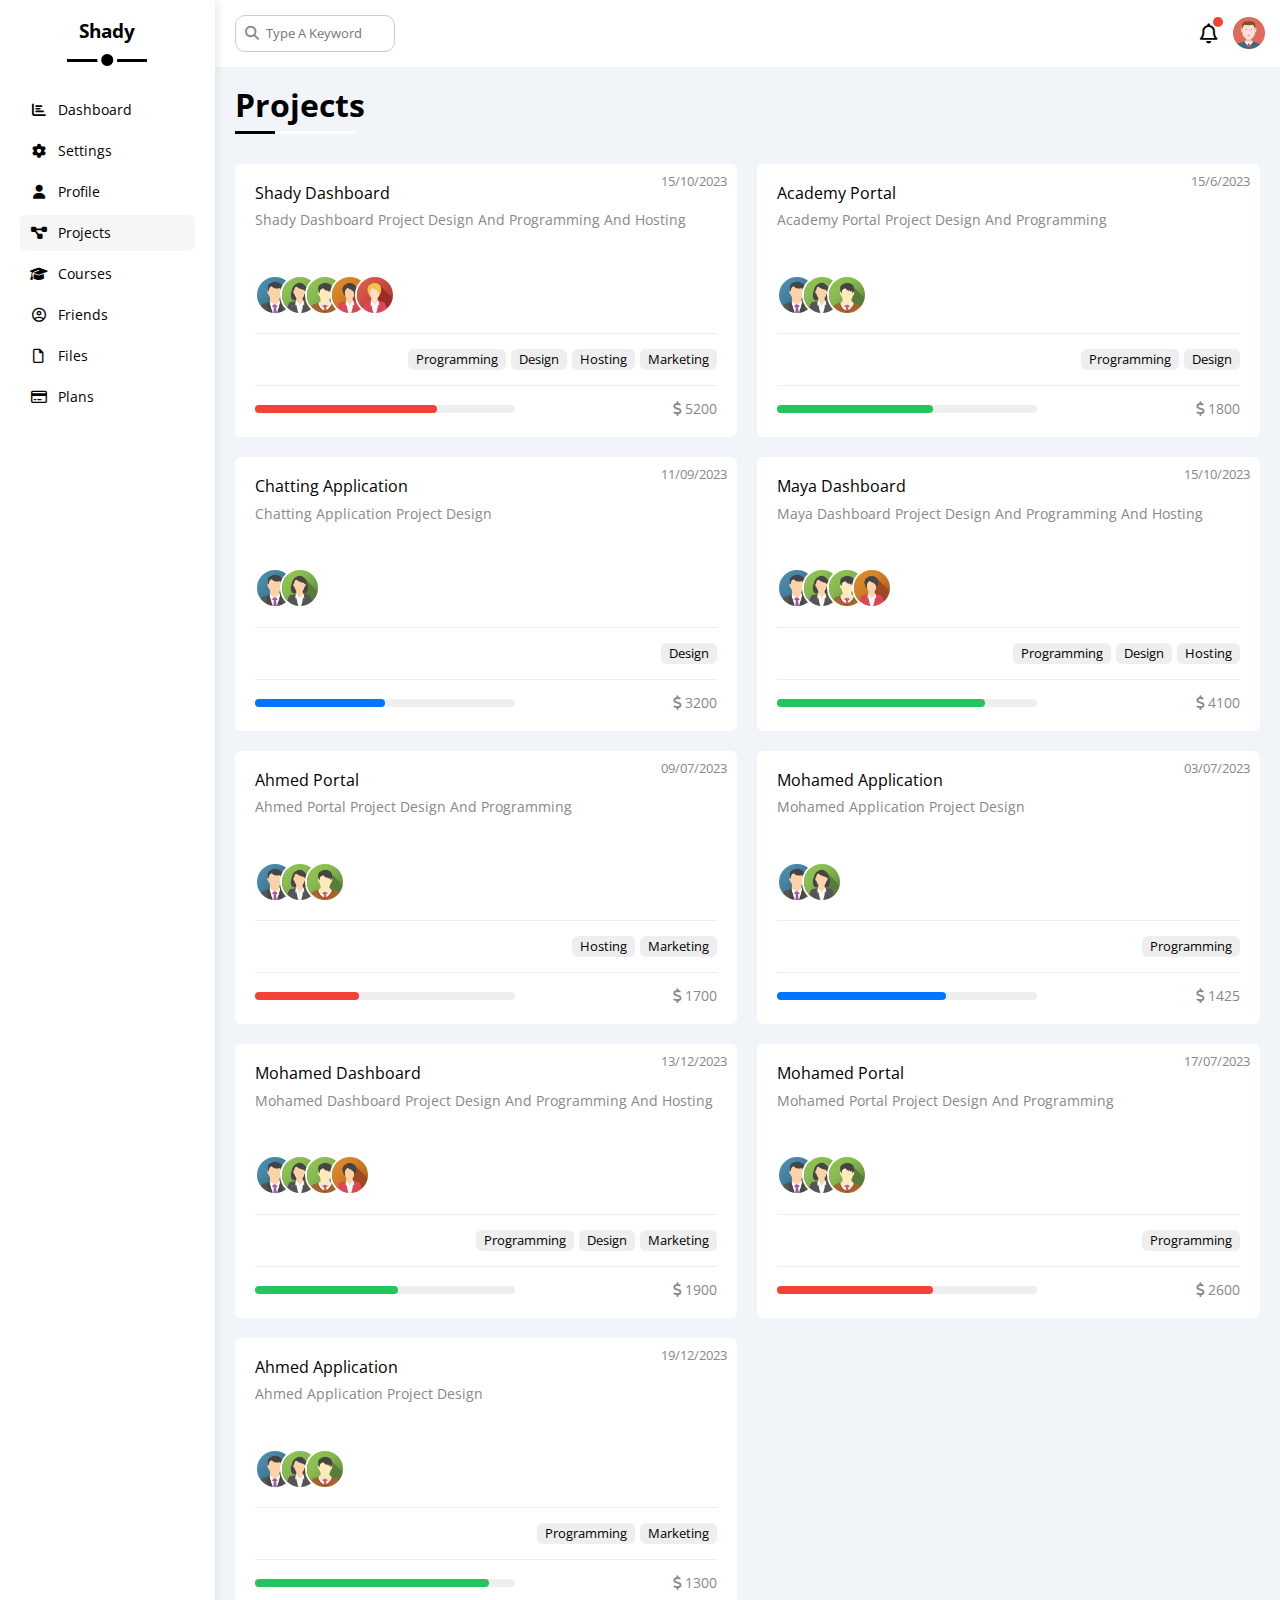
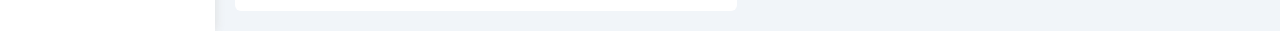
<file: projects.html>
<!DOCTYPE html>
<html lang="en">

<head>
    <meta charset="UTF-8">
    <meta http-equiv="X-UA-Compatible" content="IE=edge">
    <meta name="viewport" content="width=device-width, initial-scale=1.0">
    <!-- render all elements normally -->
    <link rel="stylesheet" href="css/normalize.css">
    <!-- font awesome library-->
    <link rel="stylesheet" href="css/all.css">
    <link rel="stylesheet" href="css/all.min.css">
    <!-- framework css -->
    <link rel="stylesheet" href="css/framework.css">
    <!-- main template css file  -->
    <link rel="stylesheet" href="css/style.css">
    <!-- google fonts -->
    <link rel="preconnect" href="https://fonts.googleapis.com">
    <link rel="preconnect" href="https://fonts.gstatic.com" crossorigin>
    <link href="https://fonts.googleapis.com/css2?family=Open+Sans:wght@300;500&#038;display=swap" rel="stylesheet">
    <title>Projects</title>
</head>

<body>
    <div class="page d-flex">
        <div class="sidebar bg-white p-20 p-relative">
            <h3 class="p-relative txt-c mt-0">Shady</h3>
            <ul>
                <li>
                    <a class="d-flex align-it-center fs-14 c-black rad-6 p-10" href="index.html">
                        <i class="fa-solid fa-chart-bar fa-fw"></i>
                        <span>Dashboard</span>
                    </a>
                </li>
                <li>
                    <a class="d-flex align-it-center fs-14 c-black rad-6 p-10" href="settings.html">
                        <i class="fa-solid fa-gear fa-fw"></i>
                        <span>Settings</span>
                    </a>
                </li>
                <li>
                    <a class="d-flex align-it-center fs-14 c-black rad-6 p-10" href="profile.html">
                        <i class="fa-solid fa-user fa-fw"></i>
                        <span>Profile</span>
                    </a>
                </li>
                <li>
                    <a class="active d-flex align-it-center fs-14 c-black rad-6 p-10" href="projects.html">
                        <i class="fa-solid fa-diagram-project fa-fw"></i>
                        <span>Projects</span>
                    </a>
                </li>
                <li>
                    <a class="d-flex align-it-center fs-14 c-black rad-6 p-10" href="courses.html">
                        <i class="fa-solid fa-graduation-cap fa-fw"></i>
                        <span>Courses</span>
                    </a>
                </li>
                <li>
                    <a class="d-flex align-it-center fs-14 c-black rad-6 p-10" href="friends.html">
                        <i class="fa-regular fa-circle-user fa-fw"></i>
                        <span>Friends</span>
                    </a>
                </li>
                <li>
                    <a class="d-flex align-it-center fs-14 c-black rad-6 p-10" href="files.html">
                        <i class="fa-regular fa-file fa-fw"></i>
                        <span>Files</span>
                    </a>
                </li>
                <li>
                    <a class="d-flex align-it-center fs-14 c-black rad-6 p-10" href="plans.html">
                        <i class="fa-regular fa-credit-card fa-fw"></i>
                        <span>Plans</span>
                    </a>
                </li>
            </ul>
        </div>
        <div class="content w-full">
            <!-- start head -->
            <div class="head bg-white p-15 between-flex">
                <div class="search p-relative">
                    <input class="p-10" type="search" placeholder="Type A Keyword">
                </div>
                <div class="icons d-flex align-it-center">
                    <span class="notification p-relative">
                        <i class="fa-regular fa-bell fa-lg"></i>
                    </span>
                    <img src="images/avatar.png" alt="#">
                </div>
            </div>
            <!-- end head -->
            <h1 class="p-relative">Projects</h1>
            <!-- start page projects -->
            <div class="projects-page d-grid gap-20 m-20">
                <div class="project bg-white p-20 rad-6 p-relative">
                    <span class="date fs-13 c-gray">15/10/2023</span>
                    <h4 class="m-0">Shady Dashboard</h4>
                    <p class="mt-10 mb-10 c-gray fs-14">Shady Dashboard Project Design And Programming And Hosting</p>
                    <div class="team">
                        <a href="#"><img src="images/team-01.png" alt="#"></a>
                        <a href="#"><img src="images/team-02.png" alt="#"></a>
                        <a href="#"><img src="images/team-03.png" alt="#"></a>
                        <a href="#"><img src="images/team-04.png" alt="#"></a>
                        <a href="#"><img src="images/team-05.png" alt="#"></a>
                    </div>
                    <div class="techs d-flex">
                        <span class="fs-13 rad-6 bg-eee">Programming</span>
                        <span class="fs-13 rad-6 bg-eee">Design</span>
                        <span class="fs-13 rad-6 bg-eee">Hosting</span>
                        <span class="fs-13 rad-6 bg-eee">Marketing</span>
                    </div>
                    <div class="info between-flex">
                        <div class="prog bg-eee">
                            <span class="bg-red"  style="width: 70%;"></span>
                        </div>
                        <div class="fs-14 c-gray">
                            <i class="fa-solid fa-dollar-sign"></i>
                            5200
                        </div>
                    </div>
                </div>
                <div class="project bg-white p-20 rad-6 p-relative">
                    <span class="date fs-13 c-gray">15/6/2023</span>
                    <h4 class="m-0">Academy Portal</h4>
                    <p class="mt-10 mb-10 c-gray fs-14">Academy Portal Project Design And Programming</p>
                    <div class="team">
                        <a href="#"><img src="images/team-01.png" alt="#"></a>
                        <a href="#"><img src="images/team-02.png" alt="#"></a>
                        <a href="#"><img src="images/team-03.png" alt="#"></a>
                    </div>
                    <div class="techs d-flex">
                        <span class="fs-13 rad-6 bg-eee">Programming</span>
                        <span class="fs-13 rad-6 bg-eee">Design</span>
                    </div>
                    <div class="info between-flex">
                        <div class="prog bg-eee">
                            <span class="bg-green"  style="width: 60%;"></span>
                        </div>
                        <div class="fs-14 c-gray">
                            <i class="fa-solid fa-dollar-sign"></i>
                            1800
                        </div>
                    </div>
                </div>
                <div class="project bg-white p-20 rad-6 p-relative">
                    <span class="date fs-13 c-gray">11/09/2023</span>
                    <h4 class="m-0">Chatting Application</h4>
                    <p class="mt-10 mb-10 c-gray fs-14">Chatting Application Project Design</p>
                    <div class="team">
                        <a href="#"><img src="images/team-01.png" alt="#"></a>
                        <a href="#"><img src="images/team-02.png" alt="#"></a>
                    </div>
                    <div class="techs d-flex">
                        <span class="fs-13 rad-6 bg-eee">Design</span>
                    </div>
                    <div class="info between-flex">
                        <div class="prog bg-eee">
                            <span class="bg-blue"  style="width: 50%;"></span>
                        </div>
                        <div class="fs-14 c-gray">
                            <i class="fa-solid fa-dollar-sign"></i>
                            3200
                        </div>
                    </div>
                </div>
                <div class="project bg-white p-20 rad-6 p-relative">
                    <span class="date fs-13 c-gray">15/10/2023</span>
                    <h4 class="m-0">Maya Dashboard</h4>
                    <p class="mt-10 mb-10 c-gray fs-14">Maya Dashboard Project Design And Programming And Hosting</p>
                    <div class="team">
                        <a href="#"><img src="images/team-01.png" alt="#"></a>
                        <a href="#"><img src="images/team-02.png" alt="#"></a>
                        <a href="#"><img src="images/team-03.png" alt="#"></a>
                        <a href="#"><img src="images/team-04.png" alt="#"></a>
                    </div>
                    <div class="techs d-flex">
                        <span class="fs-13 rad-6 bg-eee">Programming</span>
                        <span class="fs-13 rad-6 bg-eee">Design</span>
                        <span class="fs-13 rad-6 bg-eee">Hosting</span>
                    </div>
                    <div class="info between-flex">
                        <div class="prog bg-eee">
                            <span class="bg-green"  style="width: 80%;"></span>
                        </div>
                        <div class="fs-14 c-gray">
                            <i class="fa-solid fa-dollar-sign"></i>
                            4100
                        </div>
                    </div>
                </div>
                <div class="project bg-white p-20 rad-6 p-relative">
                    <span class="date fs-13 c-gray">09/07/2023</span>
                    <h4 class="m-0">Ahmed Portal</h4>
                    <p class="mt-10 mb-10 c-gray fs-14">Ahmed Portal Project Design And Programming</p>
                    <div class="team">
                        <a href="#"><img src="images/team-01.png" alt="#"></a>
                        <a href="#"><img src="images/team-02.png" alt="#"></a>
                        <a href="#"><img src="images/team-03.png" alt="#"></a>
                    </div>
                    <div class="techs d-flex">
                        <span class="fs-13 rad-6 bg-eee">Hosting</span>
                        <span class="fs-13 rad-6 bg-eee">Marketing</span>
                    </div>
                    <div class="info between-flex">
                        <div class="prog bg-eee">
                            <span class="bg-red"  style="width: 40%;"></span>
                        </div>
                        <div class="fs-14 c-gray">
                            <i class="fa-solid fa-dollar-sign"></i>
                            1700
                        </div>
                    </div>
                </div>
                <div class="project bg-white p-20 rad-6 p-relative">
                    <span class="date fs-13 c-gray">03/07/2023</span>
                    <h4 class="m-0">Mohamed Application</h4>
                    <p class="mt-10 mb-10 c-gray fs-14">Mohamed Application Project Design</p>
                    <div class="team">
                        <a href="#"><img src="images/team-01.png" alt="#"></a>
                        <a href="#"><img src="images/team-02.png" alt="#"></a>
                    </div>
                    <div class="techs d-flex">
                        <span class="fs-13 rad-6 bg-eee">Programming</span>
                    </div>
                    <div class="info between-flex">
                        <div class="prog bg-eee">
                            <span class="bg-blue"  style="width: 65%;"></span>
                        </div>
                        <div class="fs-14 c-gray">
                            <i class="fa-solid fa-dollar-sign"></i>
                            1425
                        </div>
                    </div>
                </div>
                <div class="project bg-white p-20 rad-6 p-relative">
                    <span class="date fs-13 c-gray">13/12/2023</span>
                    <h4 class="m-0">Mohamed Dashboard</h4>
                    <p class="mt-10 mb-10 c-gray fs-14">Mohamed Dashboard Project Design And Programming And Hosting</p>
                    <div class="team">
                        <a href="#"><img src="images/team-01.png" alt="#"></a>
                        <a href="#"><img src="images/team-02.png" alt="#"></a>
                        <a href="#"><img src="images/team-03.png" alt="#"></a>
                        <a href="#"><img src="images/team-04.png" alt="#"></a>
                    </div>
                    <div class="techs d-flex">
                        <span class="fs-13 rad-6 bg-eee">Programming</span>
                        <span class="fs-13 rad-6 bg-eee">Design</span>
                        <span class="fs-13 rad-6 bg-eee">Marketing</span>
                    </div>
                    <div class="info between-flex">
                        <div class="prog bg-eee">
                            <span class="bg-green"  style="width: 55%;"></span>
                        </div>
                        <div class="fs-14 c-gray">
                            <i class="fa-solid fa-dollar-sign"></i>
                            1900
                        </div>
                    </div>
                </div>
                <div class="project bg-white p-20 rad-6 p-relative">
                    <span class="date fs-13 c-gray">17/07/2023</span>
                    <h4 class="m-0">Mohamed Portal</h4>
                    <p class="mt-10 mb-10 c-gray fs-14">Mohamed Portal Project Design And Programming</p>
                    <div class="team">
                        <a href="#"><img src="images/team-01.png" alt="#"></a>
                        <a href="#"><img src="images/team-02.png" alt="#"></a>
                        <a href="#"><img src="images/team-03.png" alt="#"></a>
                    </div>
                    <div class="techs d-flex">
                        <span class="fs-13 rad-6 bg-eee">Programming</span>
                    </div>
                    <div class="info between-flex">
                        <div class="prog bg-eee">
                            <span class="bg-red"  style="width: 60%;"></span>
                        </div>
                        <div class="fs-14 c-gray">
                            <i class="fa-solid fa-dollar-sign"></i>
                            2600
                        </div>
                    </div>
                </div>
                <div class="project bg-white p-20 rad-6 p-relative">
                    <span class="date fs-13 c-gray">19/12/2023</span>
                    <h4 class="m-0">Ahmed Application</h4>
                    <p class="mt-10 mb-10 c-gray fs-14">Ahmed Application Project Design</p>
                    <div class="team">
                        <a href="#"><img src="images/team-01.png" alt="#"></a>
                        <a href="#"><img src="images/team-02.png" alt="#"></a>
                        <a href="#"><img src="images/team-03.png" alt="#"></a>
                    </div>
                    <div class="techs d-flex">
                        <span class="fs-13 rad-6 bg-eee">Programming</span>
                        <span class="fs-13 rad-6 bg-eee">Marketing</span>
                    </div>
                    <div class="info between-flex">
                        <div class="prog bg-eee">
                            <span class="bg-green"  style="width: 90%;"></span>
                        </div>
                        <div class="fs-14 c-gray">
                            <i class="fa-solid fa-dollar-sign"></i>
                            1300
                        </div>
                    </div>
                </div>
            </div>
            <!-- end page projects -->
        </div>
    </div>

</body>

</html>
</file>
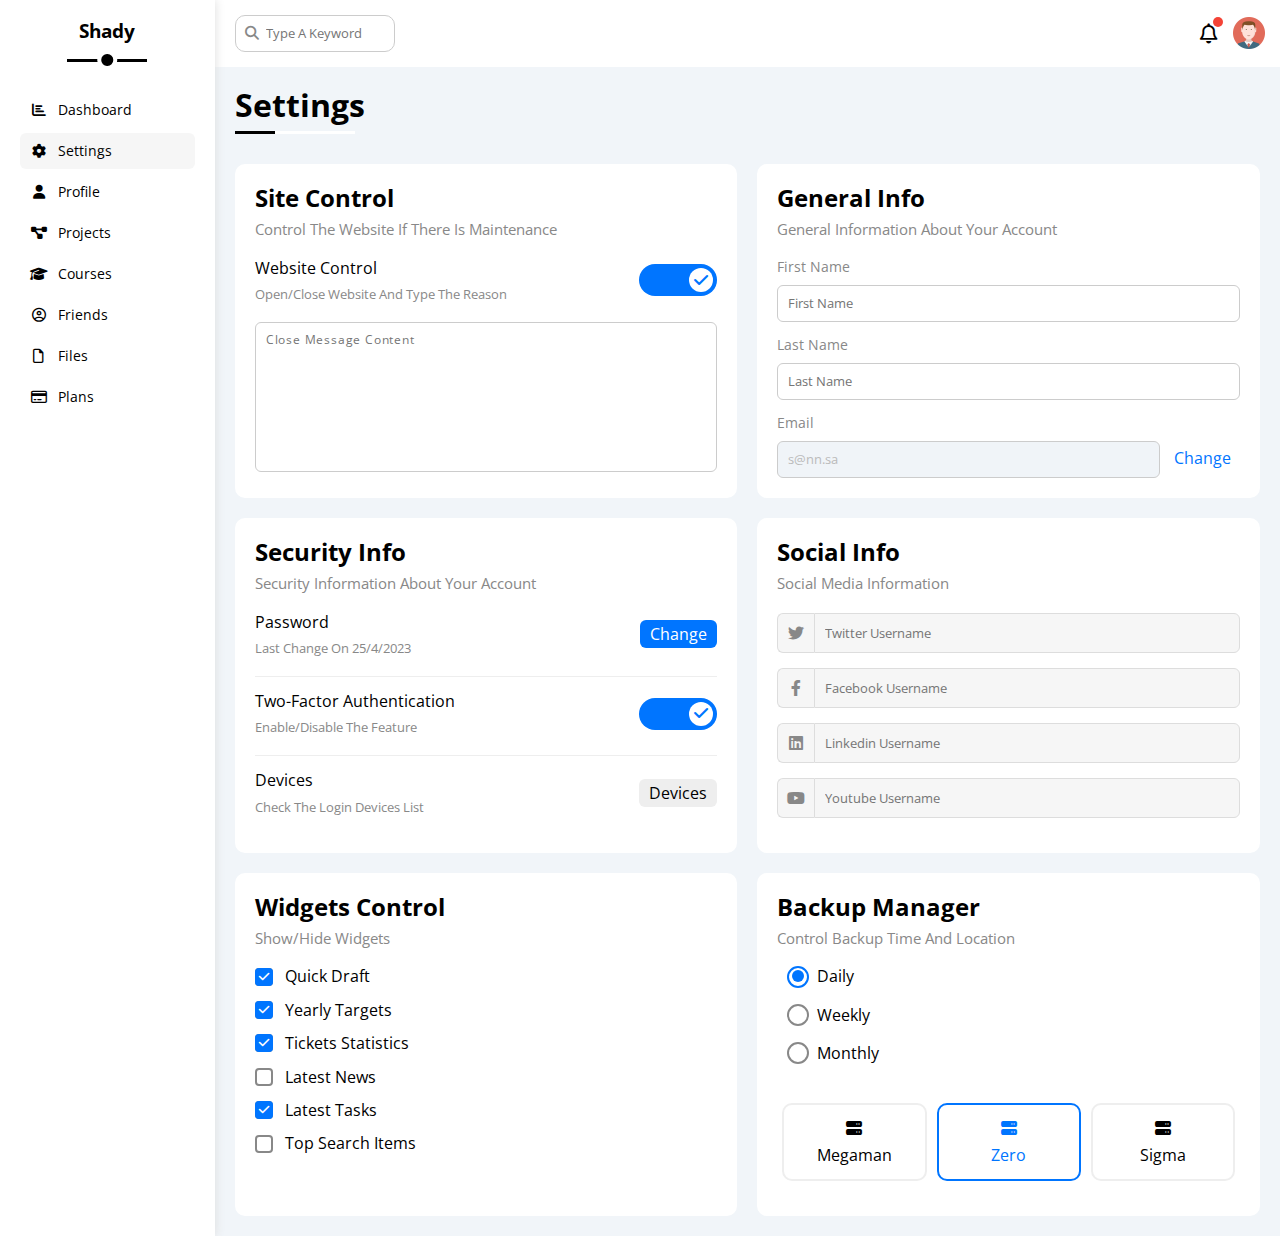
<file: settings.html>
<!DOCTYPE html>
<html lang="en">

<head>
    <meta charset="UTF-8">
    <meta http-equiv="X-UA-Compatible" content="IE=edge">
    <meta name="viewport" content="width=device-width, initial-scale=1.0">
    <!-- render all elements normally -->
    <link rel="stylesheet" href="css/normalize.css">
    <!-- font awesome library-->
    <link rel="stylesheet" href="css/all.css">
    <link rel="stylesheet" href="css/all.min.css">
    <!-- framework css -->
    <link rel="stylesheet" href="css/framework.css">
    <!-- main template css file  -->
    <link rel="stylesheet" href="css/style.css">
    <!-- google fonts -->
    <link rel="preconnect" href="https://fonts.googleapis.com">
    <link rel="preconnect" href="https://fonts.gstatic.com" crossorigin>
    <link href="https://fonts.googleapis.com/css2?family=Open+Sans:wght@300;500&#038;display=swap" rel="stylesheet">
    <title>Settings</title>
</head>

<body>
    <div class="page d-flex">
        <div class="sidebar bg-white p-20 p-relative">
            <h3 class="p-relative txt-c mt-0">Shady</h3>
            <ul>
                <li>
                    <a class="d-flex align-it-center fs-14 c-black rad-6 p-10" href="index.html">
                        <i class="fa-solid fa-chart-bar fa-fw"></i>
                        <span>Dashboard</span>
                    </a>
                </li>
                <li>
                    <a class="active d-flex align-it-center fs-14 c-black rad-6 p-10" href="settings.html">
                        <i class="fa-solid fa-gear fa-fw"></i>
                        <span>Settings</span>
                    </a>
                </li>
                <li>
                    <a class="d-flex align-it-center fs-14 c-black rad-6 p-10" href="profile.html">
                        <i class="fa-solid fa-user fa-fw"></i>
                        <span>Profile</span>
                    </a>
                </li>
                <li>
                    <a class="d-flex align-it-center fs-14 c-black rad-6 p-10" href="projects.html">
                        <i class="fa-solid fa-diagram-project fa-fw"></i>
                        <span>Projects</span>
                    </a>
                </li>
                <li>
                    <a class="d-flex align-it-center fs-14 c-black rad-6 p-10" href="courses.html">
                        <i class="fa-solid fa-graduation-cap fa-fw"></i>
                        <span>Courses</span>
                    </a>
                </li>
                <li>
                    <a class="d-flex align-it-center fs-14 c-black rad-6 p-10" href="friends.html">
                        <i class="fa-regular fa-circle-user fa-fw"></i>
                        <span>Friends</span>
                    </a>
                </li>
                <li>
                    <a class="d-flex align-it-center fs-14 c-black rad-6 p-10" href="files.html">
                        <i class="fa-regular fa-file fa-fw"></i>
                        <span>Files</span>
                    </a>
                </li>
                <li>
                    <a class="d-flex align-it-center fs-14 c-black rad-6 p-10" href="plans.html">
                        <i class="fa-regular fa-credit-card fa-fw"></i>
                        <span>Plans</span>
                    </a>
                </li>
            </ul>
        </div>
        <div class="content w-full">
            <!-- start head -->
            <div class="head bg-white p-15 between-flex">
                <div class="search p-relative">
                    <input class="p-10" type="search" placeholder="Type A Keyword">
                </div>
                <div class="icons d-flex align-it-center">
                    <span class="notification p-relative">
                        <i class="fa-regular fa-bell fa-lg"></i>
                    </span>
                    <img src="images/avatar.png" alt="#">
                </div>
            </div>
            <!-- end head -->
            <h1 class="p-relative">Settings</h1>
            <div class="settings-page m-20 d-grid gap-20">
                <!-- start settings box-->
                <div class="p-20 bg-white rad-10">
                    <h2 class="mt-0 mb-10">Site Control</h2>
                    <p class="c-gray fs-15 mt-0 mb-20">Control The Website If There Is Maintenance</p>
                    <div class="mb-15 between-flex">
                        <div>
                            <span>Website Control</span>
                            <p class="c-gray mt-10 mb-0 fs-13">Open/Close Website And Type The Reason</p>
                        </div>
                        <div>
                            <label>
                                <input class="toggle-checkbox" type="checkbox" checked>
                                <div class="toggle-switch"></div>
                            </label>
                        </div>
                    </div>
                    <textarea class="close-message p-10 rad-6 w-full d-block mt-20 fs-12"
                        placeholder="Close Message Content"></textarea>
                </div>
                <!-- end  settings box -->
                <!-- start settings Box -->
                <div class="p-20 bg-white rad-10">
                    <h2 class="mt-0 mb-10">General Info</h2>
                    <p class="c-gray fs-15 mt-0 mb-20">General Information About Your Account</p>
                    <div class="mb-15">
                        <label class="fs-14 c-gray d-block mb-10" for="first">First Name</label>
                        <input class="b-none border-ccc p-10 rad-6 d-block w-full fs-13" type="text"
                            placeholder="First Name" id="first">
                    </div>
                    <div class="mb-15">
                        <label class="fs-14 c-gray d-block mb-10" for="last">Last Name</label>
                        <input class="b-none border-ccc p-10 rad-6 d-block w-full fs-13" type="text"
                            placeholder="Last Name" id="Last">
                    </div>
                    <div>
                        <label class="fs-14 c-gray d-block mb-10" for="email">Email</label>
                        <input class="email b-none border-ccc p-10 rad-6 d-block w-full fs-13 mr-10" type="email"
                            value="s@nn.sa" id="email" disabled>
                        <a class="c-blue" href="">Change</a>
                    </div>
                </div>
                <!-- end settings box -->
                <!-- start settings box-->
                <div class="p-20 bg-white rad-10">
                    <h2 class="mt-0 mb-10">Security Info</h2>
                    <p class="c-gray fs-15 mt-0 mb-20">Security Information About Your Account</p>
                    <div class="sec-box pb-20 mb-15 between-flex">
                        <div>
                            <span>Password</span>
                            <p class="c-gray mt-10 mb-0 fs-13">Last Change On 25/4/2023</p>
                        </div>
                        <a class="button c-white bg-blue btn-shape" href="#">Change</a>
                    </div>
                    <div class="sec-box pb-20 mb-15 between-flex">
                        <div>
                            <span>Two-Factor Authentication</span>
                            <p class="c-gray mt-10 mb-0 fs-13">Enable/Disable The Feature</p>
                        </div>
                        <div>
                            <label>
                                <input class="toggle-checkbox" type="checkbox" checked>
                                <div class="toggle-switch"></div>
                            </label>
                        </div>
                    </div>
                    <div class="sec-box between-flex">
                        <div>
                            <span>Devices</span>
                            <p class="c-gray mt-10 mb-0 fs-13">Check The Login Devices List</p>
                        </div>
                        <a class="c-black bg-eee btn-shape" href="#">Devices</a>
                    </div>
                </div>
                <!-- end settings box-->
                <!-- start settings box-->
                <div class="social-boxes p-20 bg-white rad-10">
                    <h2 class="mt-0 mb-10">Social Info</h2>
                    <p class="c-gray fs-15 mt-0 mb-20">Social Media Information</p>
                    <div class="d-flex align-it-center mb-15">
                        <i class="fa-brands fa-twitter center-flex c-gray"></i>
                        <input class="w-full fs-13" type="text" placeholder="Twitter Username">
                    </div>
                    <div class="d-flex align-it-center mb-15">
                        <i class="fa-brands fa-facebook-f center-flex c-gray"></i>
                        <input class="w-full fs-13" type="text" placeholder="Facebook Username">
                    </div>
                    <div class="d-flex align-it-center mb-15">
                        <i class="fa-brands fa-linkedin center-flex c-gray"></i>
                        <input class="w-full fs-13" type="text" placeholder="Linkedin Username">
                    </div>
                    <div class="d-flex align-it-center mb-15">
                        <i class="fa-brands fa-youtube center-flex c-gray"></i>
                        <input class="w-full fs-13" type="text" placeholder="Youtube Username">
                    </div>
                </div>
                <!-- end settings box-->
                <!-- start settings box-->
                <div class="widgets-control p-20 bg-white rad-10">
                    <h2 class="mt-0 mb-10">Widgets Control</h2>
                    <p class="c-gray fs-15 mt-0 mb-20">Show/Hide Widgets</p>
                    <div class="control d-flex align-it-center mb-15">
                        <input type="checkbox" id="one" checked>
                        <label for="one">Quick Draft</label>
                    </div>
                    <div class="control d-flex align-it-center mb-15">
                        <input type="checkbox" id="two" checked>
                        <label for="two">Yearly Targets</label>
                    </div>
                    <div class="control d-flex align-it-center mb-15">
                        <input type="checkbox" id="three" checked>
                        <label for="three">Tickets Statistics</label>
                    </div>
                    <div class="control d-flex align-it-center mb-15">
                        <input type="checkbox" id="four">
                        <label for="four">Latest News</label>
                    </div>
                    <div class="control d-flex align-it-center mb-15">
                        <input type="checkbox" id="five" checked>
                        <label for="five">Latest Tasks</label>
                    </div>
                    <div class="control d-flex align-it-center mb-15">
                        <input type="checkbox" id="six">
                        <label for="six">Top Search Items</label>
                    </div>
                </div>
                <!-- end settings box-->
                <!-- start settings box -->
                <div class="backup-control p-20 bg-white rad-10">
                    <h2 class="mt-0 mb-10">Backup Manager</h2>
                    <p class="c-gray fs-15 mt-0 mb-20">Control Backup Time And Location</p>
                    <div class="date d-flex align-it-center mb-20">
                        <input type="radio" name="time" id="daily" checked>
                        <label for="daily">Daily</label>
                    </div>
                    <div class="date d-flex align-it-center mb-20">
                        <input type="radio" name="time" id="weekly">
                        <label for="weekly">Weekly</label>
                    </div>
                    <div class="date d-flex align-it-center mb-20">
                        <input type="radio" name="time" id="monthly">
                        <label for="monthly">Monthly</label>
                    </div>
                    <div class="servers d-flex align-it-center txt-c">
                        <input type="radio" name="servers" id="servers-one">
                        <div class="server mb-15 rad-10 w-full">
                            <label class="d-block m-15" for="servers-one">
                                <i class="fa-solid fa-server d-block mb-10"></i>
                                Megaman
                            </label>
                        </div>
                        <input type="radio" name="servers" id="servers-two" checked>
                        <div class="server mb-15 rad-10 w-full">
                            <label class="d-block m-15" for="servers-two">
                                <i class="fa-solid fa-server d-block mb-10"></i>
                                Zero
                            </label>
                        </div>
                        <input type="radio" name="servers" id="servers-three">
                        <div class="server mb-15 rad-10 w-full">
                            <label class="d-block m-15" for="servers-three">
                                <i class="fa-solid fa-server d-block mb-10"></i>
                                Sigma
                            </label>
                        </div>
                    </div>
                </div> <!-- end settings box -->
            </div>
        </div>
    </div>

</body>

</html>
</file>
<file: css/framework.css>
/* start Box */
.d-flex {
    display: flex;
}

.space-between {
    justify-content: space-between;
}

.align-it-center {
    align-items: center;
}

.f-wrap {
    flex-wrap: wrap;
}
.align-it-start {
    align-items: flex-start;
}

/* End box */
/* start padding + margin */
.p-20 {
    padding: 20px;
}

.p-10 {
    padding: 10px;
}

.p-15 {
    padding: 15px;
}

.pt-15 {
    padding-top: 15px;
}

.pt-10 {
    padding-top: 10px;
}

.pt-20 {
    padding-top: 15px;
}

.pb-20 {
    padding-bottom: 20px;
}

.pb-10 {
    padding-bottom: 10px;
}

.pb-15 {
    padding-bottom: 15px;
}

.pl-15 {
    padding-left: 15px;
}

.m-20 {
    margin: 20px;
}
.m-15 {
    margin: 15px;
}

.m-0 {
    margin: 0;
}

.mt-0 {
    margin-top: 0;
}

.mt-10 {
    margin-top: 10px;
}

.mt-15 {
    margin-top: 15px;
}

.mt-5 {
    margin-top: 5px;
}

.mt-20 {
    margin-top: 20px;
}

.mt-25 {
    margin-top: 25px;
}

.mb-20 {
    margin-bottom: 20px;
}

.mb-10 {
    margin-bottom: 10px;
}

.mb-15 {
    margin-bottom: 15px;
}

.mb-5 {
    margin-bottom: 5px;
}

.mb-8 {
    margin-bottom: 8px;
}
.mb-0 {
    margin-bottom: 0;
}
.mb-25 {
    margin-bottom: 25px;
}

.mr-10 {
    margin-right: 10px;
}

.mr-15 {
    margin-right: 15px;
}

/* end padding + margin */
/* start color */
.bg-white {
    background-color: white;
}

.c-black {
    color: black;
}

.bg-eee {
    background-color: #eee;
}

.c-gray {
    color: var(--grey-color);
}

.bg-blue {
    background-color: var(--blue-color);
}

.c-white {
    color: white;
}

.c-blue {
    color: var(--blue-color);
}

.bg-orange {
    background-color: var(--orange-color);
}

.bg-green {
    background-color: var(--green-color);
}

.bg-red {
    background-color: var(--red-color);
}

.c-orange {
    color: var(--orange-color);
}

.c-green {
    color: var(--green-color);
}

.c-black {
    color: black;
}

.c-red {
    color: var(--red-color);
}

/* end color */
/* start position */
.p-relative {
    position: relative;
}
.p-absolute {
    position: absolute;
}
/* end position */
/* start font */
.txt-c {
    text-align: center;
}

.fs-13 {
    font-size: 13px;
}

.fs-14 {
    font-size: 14px;
}

.fs-15 {
    font-size: 15px;
}

.fs-12 {
    font-size: 12px;
}

.d-block {
    display: block;
}

.fw-bold {
    font-weight: bold;
}

.fs-25 {
    font-size: 25px;
}

/* end font */
/* start border */
.rad-6 {
    border-radius: 6px;
    -webkit-border-radius: 6px;
}

.rad-10 {
    border-radius: 10px;
    -webkit-border-radius: 10px;
}

.rad-half {
    border-radius: 50%;
    -webkit-border-radius: 50%;
}

.b-none {
    border: none;
}
.border-ccc {
    border: 1px solid #ccc;
}
.border-eee {
    border: 1px solid #eee;
}

/* end border */
/* start width + hight */
.w-full {
    width: 100%;
}

.w-fit {
    width: fit-content;
}

.h-full {
    height: 100%;
}
.w-100 {
    width: 100px;
}
.h-100 {
    height: 100px;
}

/* end width + hight */
/* start components */
.between-flex {
    display: flex;
    align-items: center;
    justify-content: space-between;
}

.center-flex {
    display: flex;
    align-items: center;
    justify-content: center;
}

.btn-shape {
    padding: 5px 10px;
    border-radius: 6px;
    -webkit-border-radius: 6px;
}

/* end components */
/* start grid */
.d-grid {
    display: grid;
}

.gap-20 {
    gap: 20px;
}

/* end grid */
/* start media */
@media(max-width:767px) {
    .txt-c-mobile {
        text-align: center;
    }

    .block-mobile {
        display: block;
    }

    .hide-mobile {
        display: none;
    }
}

/* end media */
</file>
<file: css/style.css>
/* start variables */
:root {
    --blue-color: #0075ff;
    --blue-alt-color: #0d69d5;
    --orange-color: #f59e0b;
    --green-color: #22c55e;
    --red-color: #f44336;
    --grey-color: #888;
}

/* end variables */
/* start global rules */
* {
    box-sizing: border-box;
    -webkit-box-sizing: border-box;
}

*:focus {
    outline: none;
}

html {
    scroll-behavior: smooth;
}

body {
    font-family: 'Open Sans', sans-serif;
    margin: 0;
}

a {
    text-decoration: none;
}

ul {
    list-style: none;
    padding: 0;
}

::-webkit-scrollbar {
    width: 15px;
}

::-webkit-scrollbar-track {
    background-color: white;
}

::-webkit-scrollbar-thumb {
    background-color: var(--blue-color);
}

::-webkit-scrollbar-thumb:hover {
    background-color: var(--blue-alt-color);
}

.page {
    background-color: #f1f5f9;
    min-height: 100vh;
}

/* start sidebar */
.sidebar {
    width: 250px;
    box-shadow: 0px 0px 10px 0px #ddd;
}

.sidebar>h3 {
    margin-bottom: 50px;
}

.sidebar>h3::after,
.sidebar>h3::before {
    content: "";
    position: absolute;
    left: 50%;
    transform: translateX(-50%);
    -webkit-transform: translateX(-50%);
    background-color: black;
}

.sidebar>h3::before {
    bottom: -20px;
    width: 80px;
    height: 3px;
}

.sidebar>h3::after {
    bottom: -28px;
    border: 4px solid white;
    width: 11.5px;
    height: 11.5px;
    border-radius: 50%;
    -webkit-border-radius: 50%;
}

.sidebar ul li a {
    transition: 0.3s;
    -webkit-transition: 0.3s;
    margin-bottom: 5px;
}

.sidebar ul li a:hover,
.sidebar ul li a.active {
    background-color: #f6f6f6;
}

.sidebar ul li a span {
    font-size: 14px;
    margin-left: 10px;
}

@media(max-width:767px) {
    .sidebar {
        width: 58px;
        padding: 10px;
    }

    .sidebar>h3 {
        font-size: 13px;
        margin-bottom: 15px;
    }

    .sidebar>h3::after,
    .sidebar>h3::before {
        display: none;
    }

    .sidebar ul li a span {
        display: none;
    }
}

/* end sidebar */
/* start content */
.content {
    overflow: hidden;
}

.head .search::before {
    font-family: var(--fa-style-family-classic);
    font-weight: bold;
    content: "\f002";
    position: absolute;
    left: 15px;
    top: 50%;
    transform: translateY(-50%);
    -webkit-transform: translateY(-50%);
    color: var(--grey-color);
    font-size: 14px;
}

.head .search input {
    border: 1px solid #ccc;
    border-radius: 10px;
    -webkit-border-radius: 10px;
    margin-left: 5px;
    padding-left: 30px;
    width: 160px;
    transition: width 0.3s;
    -webkit-transition: width 0.3s;
    font-size: 13px;
}

.head .search input:focus {
    width: 200px;
}

.head .search input:focus::placeholder {
    opacity: 0;
}

.head .icons .notification::before {
    content: "";
    position: absolute;
    width: 10px;
    height: 10px;
    background-color: var(--red-color);
    border-radius: 50%;
    -webkit-border-radius: 50%;
    right: -5px;
    top: -7px;
}

.head .icons img {
    width: 32px;
    height: 32px;
    margin-left: 15px;
}

.page h1 {
    margin: 20px 20px 40px;
}

.page h1::before,
.page h1::after {
    content: "";
    position: absolute;
    left: 0;
    height: 3px;
    bottom: -10px;
}

.page h1::before {
    background-color: white;
    width: 120px;
}

.page h1::after {
    background-color: black;
    width: 40px;
}

.wrapper {
    grid-template-columns: repeat(auto-fill, minmax(450px, 1fr));
    margin-left: 20px;
    margin-right: 20px;
    margin-bottom: 20px;
}

@media(max-width:767px) {
    .wrapper {
        grid-template-columns: minmax(200px, 1fr);
        margin-left: 10px;
        margin-right: 10px;
    }
}

/* end content */
/* start welcome widget */
.welcome {
    overflow: hidden;
}

.welcome .intro img {
    width: 200px;
    margin-bottom: -10px;
}

.welcome .avatar {
    width: 64px;
    height: 64px;
    border: 2px solid white;
    border-radius: 50%;
    -webkit-border-radius: 50%;
    padding: 2px;
    box-shadow: 0 0 5px #ddd;
    margin-top: -32px;
    margin-left: 20px;
}

.welcome .body {
    border-top: l solid #eee;
    border-bottom: l solid #eee;
}

.welcome .body>div {
    flex: 1;
}

.welcome .visit {
    margin: 0 15px 15px auto;
    transition: 0.3s;
    -webkit-transition: 0.3s;
}

.welcome .visit:hover {
    background-color: var(--blue-alt-color);
}

@media(max-width:767px) {
    .welcome .intro {
        padding: 30px;
    }

    .welcome .avatar {
        margin-right: 20px;
    }

    .welcome .body>div:not(:last-child) {
        margin-bottom: 20px;
    }
}

/* end welcome widget */
/* start Quick Draft widget */
.quick-draft textarea {
    resize: none;
    height: 180px;
}

.quick-draft .save {
    margin-left: auto;
    transition: 0.3s;
    -webkit-transition: 0.3s;
    cursor: pointer;
}

.quick-draft .save:hover {
    background-color: var(--blue-alt-color);
}

/* end Quick Draft widget*/
/*  start targets*/
.targets .target-row .icon {
    width: 80px;
    height: 80px;
    margin-right: 15px;
}

.targets .details {
    flex: 1;
}

.targets .details .progress {
    height: 4px;
}

.targets .details .progress>span {
    position: absolute;
    left: 0;
    top: 0;
    height: 100%;
}

.targets .details .progress>span span {
    position: absolute;
    right: -16px;
    bottom: 16px;
    padding: 2px 5px;
    border-radius: 6px;
    -webkit-border-radius: 6px;
    color: white;
    font-size: 12px;
}

.targets .details .progress>span span::after {
    content: "";
    position: absolute;
    border-width: 5px;
    border-color: transparent;
    border-style: solid;
    bottom: -9px;
    left: 50%;
    transform: translateX(-50%);
    -webkit-transform: translateX(-50%);
}

.money .icon,
.money .progress {
    background-color: rgb(0 117 255 / 20%);
}

.projects .icon,
.projects .progress {
    background-color: rgb(245 158 11 / 20%);
}

.team .icon,
.team .progress {
    background-color: rgb(34 197 94 / 20%);
}

.targets .details .progress>span.money span::after {
    border-top-color: var(--blue-color);
}

.targets .details .progress>span.projects span::after {
    border-top-color: var(--orange-color);
}

.targets .details .progress>span.team span::after {
    border-top-color: var(--green-color)
}

/* end targets */
/* start tickets */
.tickets .box {
    border: 1px solid #ccc;
    width: calc(50% - 10px);
}

@media(max-width:767px) {
    .tickets .box {
        width: 100%;
    }
}

/* end tickets */
/* start latest news */
.latest-news .news-row:not(:last-of-type) {
    margin-bottom: 20px;
    padding-bottom: 20px;
    border-bottom: l solid #eee;
}

.latest-news .news-row img {
    width: 100px;
    border-radius: 6px;
    -webkit-border-radius: 6px;
    margin-right: 15px;
}

.latest-news .info {
    flex-grow: 1;
}

.latest-news .info h3 {
    margin: 0 0 8px;
    font-size: 16px;
}

@media(max-width:767px) {
    .latest-news .news-row {
        /* flex-direction: column; */
        display: block;
    }

    .latest-news .news-row .label {
        width: fit-content;
        margin: 10px auto;
    }
}

/* end latest news */
/* start tasks */
.tasks .task-row:not(:last-of-type) {
    border-bottom: l solid #eee;
    margin-bottom: 15px;
    padding-bottom: 15px;
}

.tasks .task-row .info {
    flex-grow: 1;
}

.tasks .done {
    opacity: 0.3;
}

.tasks .done .info h3,
.tasks .done .info p {
    text-decoration: line-through;
}

.tasks .delete {
    transition: 0.3s;
    -webkit-transition: 0.3s;
    cursor: pointer;
}

.tasks .task-row:not(:nth-of-type(4)) .delete:hover {
    color: var(--red-color);
}

/* end tasks */
/* start latest uploads */
.latest-uploads ul li:not(:last-child) {
    border-bottom: l solid #eee;
}

.latest-uploads ul li img {
    width: 40px;
    height: 40px;
}

/* end latest uploads */
/* start last project */
.last-project ul::before {
    content: "";
    position: absolute;
    left: 11px;
    width: 2px;
    height: 100%;
    background-color: var(--blue-color);
}

@media(max-width:767px) {
    .last-project ul::before {
        height: calc(100% - 10px);
    }
}

.last-project li::before {
    content: "";
    width: 20px;
    height: 20px;
    display: block;
    border-radius: 50%;
    -webkit-border-radius: 50%;
    background-color: white;
    border: 2px solid white;
    outline: 2px solid var(--blue-color);
    margin-right: 15px;
    z-index: 1;
}

.last-project li.done::before {
    background-color: var(--blue-color);
}

.last-project ul li.current::before {
    animation: change-color 0.8s linear infinite alternate;
    -webkit-animation: change-color 0.8s linear infinite alternate;
}

@keyframes change-color {
    from {
        background-color: var(--blue-color);
    }

    to {
        background-color: white;
    }
}

.last-project .launch-icon {
    position: absolute;
    width: 160px;
    right: 0;
    bottom: 0;
    opacity: 0.3;
}

/* end last project */
/* start reminders */
.reminders ul li .key {
    width: 15px;
    height: 15px;
}

.reminders ul li>.bluee {
    border-left: 2px solid var(--blue-color);
}

.reminders ul li>.greene {
    border-left: 2px solid var(--green-color);
}

.reminders ul li>.oranges {
    border-left: 2px solid var(--orange-color);
}

.reminders ul li>.redd {
    border-left: 2px solid var(--red-color);
}

/* end reminders */
/* start latest post */
.latest-post .top img {
    width: 48px;
    height: 48px;
}

.latest-post .post-content {
    text-transform: capitalize;
    line-height: 1.8;
    border-top: l solid #eee;
    border-bottom: l solid #eee;
    min-height: 140px;
}

/* end latest post */
/* start social media */
.social-media .box {
    padding-left: 70px;
}

.social-media .box i {
    position: absolute;
    top: 0;
    left: 0;
    width: 52px;
    transition: 0.3s;
    -webkit-transition: 0.3s;
}

.social-media .box i:hover {
    transform: rotate(5deg);
    -webkit-transform: rotate(5deg);
}

.social-media .twitter {
    background-color: rgb(29 161 242 / 20%);
    color: #1da1f2;
}

.social-media .twitter i,
.social-media .twitter a {
    background-color: #1da1f2;
}

.social-media .facebook {
    background-color: rgb(24 119 242 / 20%);
    color: #1da1f2;
}

.social-media .facebook i,
.social-media .facebook a {
    background-color: #1877f2;
}

.social-media .youtube {
    background-color: rgb(255 0 0 / 20%);
    color: #ff0000;
}

.social-media .youtube i,
.social-media .youtube a {
    background-color: #ff0000;
}

.social-media .linkedin {
    background-color: rgb(0 119 181 / 20%);
    color: #0077b5;
}

.social-media .linkedin i,
.social-media .linkedin a {
    background-color: #0077b5;
}

/* end social media */
/* start projects table */
.projects .responsive-table {
    overflow-x: auto;
}

.projects table {
    min-width: 1000px;
    border-spacing: 0;
}

.projects table td {
    padding: 15px;
}

.projects thead td {
    background-color: #eee;
    font-weight: bold;
}

.projects tbody td {
    border-bottom: l solid #eee;
    border-left: l solid #eee;
    transition: 0.3s;
    -webkit-transition: 0.3s;
}

.projects tbody tr td:last-child {
    border-right: l solid #eee;
}

.projects tbody tr:hover td {
    background-color: #faf7f7;
}

.projects tbody td img {
    width: 32px;
    height: 32px;
    border-radius: 50%;
    -webkit-border-radius: 50%;
    padding: 2px;
    background-color: white;
}

.projects tbody td img:not(:first-child) {
    margin-left: -20px;
}

.projects table .label {
    font-size: 13px;
}

/* end projects table */
/* start settings */
.settings-page {
    grid-template-columns: repeat(auto-fill, minmax(500px, 1fr));
}

@media(max-width:767px) {
    .settings-page {
        grid-template-columns: minmax(100px, 1fr);
        margin-left: 10px;
        margin-right: 10px;
        gap: 10px;
    }
}

.settings-page .close-message {
    resize: none;
    border: 1px solid #ccc;
    min-height: 150px;
    letter-spacing: 0.8px;
    word-spacing: 1;
}

.settings-page .email {
    display: inline-flex;
    width: calc(100% - 80px);
}

.settings-page :disabled {
    cursor: no-drop;
    background-color: #f0f4f8;
    color: #bbb;
}

.settings-page .sec-box .button {
    transition: 0.3s;
    -webkit-transition: 0.3s;
}

.settings-page .sec-box .button:hover {
    background-color: var(--blue-alt-color);
}

.settings-page .sec-box:not(:last-child) {
    border-bottom: 1px solid #eee;
}

.settings-page .social-boxes i {
    width: 40px;
    height: 40px;
    background-color: #f6f6f6;
    border: 1px solid #ddd;
    border-right: none;
    border-radius: 6px 0 0 6px;
    -webkit-border-radius: 6px 0 0 6px;
    transition: 0.3s;
    -webkit-transition: 0.3s;
}

.settings-page .social-boxes input {
    height: 40px;
    background-color: #f6f6f6;
    border: 1px solid #ddd;
    padding-left: 10px;
    border-radius: 0px 6px 6px 0;
    -webkit-border-radius: 0px 6px 6px 0;
}

.settings-page .social-boxes>div:focus-within i {
    color: black;
}

.widgets-control .control input[type="checkbox"] {
    appearance: none;
    -webkit-appearance: none;
    display: none;
}

.widgets-control .control label {
    padding-left: 30px;
    cursor: pointer;
    position: relative;
}

.widgets-control .control label::before,
.widgets-control .control label::after {
    position: absolute;
    left: 0;
    top: 50%;
    margin-top: -9px;
    border-radius: 4px;
    -webkit-border-radius: 4px;
}

.widgets-control .control label::before {
    content: "";
    width: 14px;
    height: 14px;
    border: 2px solid var(--grey-color);
}

.widgets-control .control label:hover::before {
    border-color: var(--blue-alt-color);
}

.widgets-control .control label::after {
    font-family: var(--fa-style-family-classic);
    font-weight: 900;
    content: "\f00c";
    background-color: var(--blue-color);
    color: white;
    font-size: 12px;
    width: 18px;
    height: 18px;
    display: flex;
    justify-content: center;
    align-items: center;
    transition: 0.3s;
    -webkit-transition: 0.3s;
    transform: scale(0) rotate(359deg);
    -webkit-transform: scale(0) rotate(359deg);
}

.widgets-control .control input[type="checkbox"]:checked+label::after {
    transform: scale(1);
    -webkit-transform: scale(1);
}


.backup-control input[type="radio"] {
    appearance: none;
    -webkit-appearance: none;
}

.backup-control .date {
    margin-left: 10px;
}

.backup-control .date label {
    padding-left: 30px;
    cursor: pointer;
    position: relative;
}

.backup-control .date label::before {
    content: "";
    position: absolute;
    width: 18px;
    height: 18px;
    left: 0;
    top: 50%;
    margin-top: -11px;
    border-radius: 50%;
    -webkit-border-radius: 50%;
    border: 2px solid var(--grey-color);
}

.backup-control .date label::after {
    content: "";
    position: absolute;
    left: 4.8px;
    top: 3px;
    transform: scale(0);
    -webkit-transform: scale(0);
    width: 12px;
    height: 12px;
    background-color: var(--blue-color);
    border-radius: 50%;
    -webkit-border-radius: 50%;
    transition: 0.3s;
    -webkit-transition: 0.3s;
}

.backup-control .date input[type="radio"]:checked+label::before {
    border-color: var(--blue-color);
}

.backup-control .date input[type="radio"]:checked+label::after {
    transform: scale(1);
    -webkit-transform: scale(1);
}

.backup-control .servers {
    border-top: l solid #eee;
    padding-top: 20px;
}

@media(max-width:767px) {
    .backup-control .servers {
        flex-wrap: wrap;
    }
}

.backup-control .servers .server {
    border: 2px solid #eee;
    position: relative;
    margin: 0 5px 15px;
    transition: 0.1s;
    -webkit-transition: 0.1s;
}

.backup-control .servers .server label {
    cursor: pointer;
}

.backup-control .servers input[type="radio"]:checked+.server {
    border-color: var(--blue-color);
    color: var(--blue-color);
}

.toggle-checkbox {
    -webkit-appearance: none;
    appearance: none;
    display: none;
}

.toggle-switch {
    background-color: #ccc;
    width: 78px;
    height: 32px;
    border-radius: 16px;
    -webkit-border-radius: 16px;
    position: relative;
    cursor: pointer;
}

.toggle-switch::before {
    font-family: var(--fa-style-family-classic);
    font-weight: bold;
    content: "\f00d";
    background-color: white;
    width: 24px;
    height: 24px;
    position: absolute;
    border-radius: 50%;
    -webkit-border-radius: 50%;
    top: 4px;
    left: 4px;
    display: flex;
    justify-content: center;
    align-items: center;
    color: #aaa;
    transition: 0.3s;
    -webkit-transition: 0.3s;
}

.toggle-checkbox:checked+.toggle-switch {
    background-color: var(--blue-color);
}

.toggle-checkbox:checked+.toggle-switch::before {
    content: "\f00c";
    left: 50px;
    color: var(--blue-color);
}

/* end settings */
/*start profile page */
@media(max-width:767px) {
    .profile-page .overview {
        flex-direction: column;
    }
}

.profile-page .avatar-box {
    width: 300px;
}

@media (min-width:767px) {
    .profile-page .avatar-box {
        border-right: l solid #eee;
    }
}

.profile-page .avatar-box>img {
    width: 120px;
    height: 120px;
}

.profile-page .avatar-box .level {
    height: 6px;
    overflow: hidden;
    margin: auto;
    width: 70%;
}

.profile-page .avatar-box .level span {
    position: absolute;
    left: 0;
    top: 0;
    background-color: var(--blue-color);
    height: 100%;
    border-radius: 6px;
    -webkit-border-radius: 6px;
}

.profile-page .info-box .box {
    flex-wrap: wrap;
    border-bottom: l solid #eee;
    transition: 0.3s;
    -webkit-transition: 0.3s;
}

.profile-page .info-box .box:hover {
    background-color: #f9f9f9;
}

.profile-page .info-box .box>div {
    min-width: 250px;
    padding: 10px 0 0;
}

.profile-page .info-box h4 {
    font-weight: normal;
}

.profile-page .info-box .box .toggle-switch {
    height: 20px;
    width: 70px;
}

.profile-page .info-box .box .toggle-switch:before {
    width: 12px;
    height: 12px;
    font-size: 11px;
}

.profile-page .info-box .box .toggle-checkbox:checked+.toggle-switch::before {
    left: 55px;
}


@media(max-width:991px) {
    .profile-page .other-data {
        flex-direction: column;
        text-align: center;
    }
}

.profile-page .skills-card {
    flex-grow: 1;
}

.profile-page .skills-card ul li {
    padding: 15px 0;
}

.profile-page .skills-card ul li:not(:last-child) {
    border-bottom: l solid #eee;
}

.profile-page .skills-card ul li span {
    display: inline-flex;
    padding: 4px 10px;
    background-color: #eee;
    border-radius: 6px;
    -webkit-border-radius: 6px;
    font-size: 14px;
}

.profile-page .skills-card ul li span:not(:last-child) {
    margin-right: 5px;
}

.profile-page .activities {
    flex-grow: 2;
}

.profile-page .activities .activity:not(:last-child) {
    border-bottom: l solid #eee;
    padding-bottom: 20px;
    margin-bottom: 20px;
}

.profile-page .activities .activity img {
    width: 64px;
    height: 64px;
    margin-right: 10px;
    border-radius: 50%;
    -webkit-border-radius: 50%;
}

@media(min-width:991px) {
    .profile-page .activities .activity .date {
        margin-left: auto;
    }
}

@media(max-width:991px) {
    .profile-page .activities .activity {
        flex-direction: column;
    }

    .profile-page .activities .activity img {
        margin-right: 0;
        margin-bottom: 15px;
    }

    .profile-page .activities .activity .date {
        margin-top: 15px;
    }
}

/* end profile page */
/* start projects page */
.projects-page {
    grid-template-columns: repeat(auto-fill, minmax(500px, 1fr));
}

@media(max-width:767px) {
    .projects-page {
        grid-template-columns: minmax(200px, 1fr);
        margin-left: 10px;
        margin-right: 10px;
        gap: 10px;
    }
}

.projects-page .project .date {
    position: absolute;
    right: 10px;
    top: 10px;
}

.projects-page .project h4 {
    font-weight: normal;
}

.projects-page .project .team {
    position: relative;
    min-height: 80px;
}

.projects-page .project .team a {
    position: absolute;
    left: 0;
    bottom: 0;
}

.projects-page .project .team a:nth-child(2) {
    left: 25px;
}

.projects-page .project .team a:nth-child(3) {
    left: 50px;
}

.projects-page .project .team a:nth-child(4) {
    left: 75px;
}

.projects-page .project .team a:nth-child(5) {
    left: 100px;
}

.projects-page .project .team a:hover {
    z-index: 10;
}

.projects-page .project .team img {
    width: 40px;
    height: 40px;
    border-radius: 50%;
    -webkit-border-radius: 50%;
    border: 2px solid white;
}

.projects-page .project .techs {
    justify-content: flex-end;
    border-top: 1px solid #eee;
    padding-top: 15px;
    margin-top: 15px;
}

.projects-page .project .techs span {
    padding: 3px 8px;
    margin-left: 5px;
    width: fit-content;
}

@media(max-width:767px) {
    .projects-page .project .techs {
        flex-direction: column;
    }

    .projects-page .project .techs span:not(:last-child) {
        margin-bottom: 15px;
    }
}

.projects-page .project .info {
    border-top: 1px solid #eee;
    margin-top: 15px;
    padding-top: 15px;
}

.projects-page .project .info .prog {
    height: 8px;
    width: 260px;
    position: relative;
    border-radius: 6px;
    -webkit-border-radius: 6px;
}

.projects-page .project .info .prog span {
    position: absolute;
    left: 0;
    top: 0;
    height: 100%;
    border-radius: 6px;
    -webkit-border-radius: 6px;
}

@media (max-width:767px) {
    .projects-page .project .info .prog {
        width: 200px;
    }
}

/* end projects page */
/* start page courses */
.courses-page {
    grid-template-columns: repeat(auto-fill, minmax(300px, 1fr));
}

@media(max-width:767px) {
    .courses-page {
        grid-template-columns: minmax(200px, 1fr);
        margin-left: 10px;
        margin-right: 10px;
        gap: 10px;
    }
}

.courses-page .course {
    overflow: hidden;
}

.courses-page .course .cover {
    max-width: 100%;
}

@media(max-width:860px) {
    .courses-page .course .cover {
        min-width: 100%;
    }
}

.courses-page .course .instructor {
    width: 64px;
    height: 64px;
    position: absolute;
    top: 20px;
    left: 20px;
    border-radius: 50%;
    -webkit-border-radius: 50%;
    border: 2px solid white;
}

.courses-page .course .description {
    line-height: 1.6;
}

.courses-page .course .info {
    border-top: 1px solid #eee;
}

.courses-page .course .info .title {
    position: absolute;
    left: 50%;
    top: calc(50% - 23px);
    transform: translate(-50%, -50%);
    -webkit-transform: translate(-50%, -50%);
    cursor: pointer;
}

/* end page courses */
/* start page friends */
.friends-page {
    grid-template-columns: repeat(auto-fill, minmax(300px, 1fr));
}

@media(max-width:767px) {
    .friends-page {
        grid-template-columns: minmax(200px, 1fr);
        margin-left: 10px;
        margin-right: 10px;
        gap: 10px;
    }
}

.friends-page .contact {
    position: absolute;
    left: 10px;
    top: 10px;
}

.friends-page .contact i {
    background-color: #eee;
    padding: 10px;
    border-radius: 50%;
    -webkit-border-radius: 50%;
    color: #666;
    font-size: 13px;
    cursor: pointer;
    transition: 0.3s;
    -webkit-transition: 0.3s;
}

.friends-page .contact i:hover {
    background-color: var(--blue-color);
    color: white;
}

.friends-page .friend .icons {
    border-top: 1px solid #eee;
    border-bottom: 1px solid #eee;
    margin-top: 10px;
    margin-bottom: 15px;
    padding-top: 15px;
    padding-bottom: 15px;
}

.friends-page .friend .icons i {
    margin-right: 5px;
}

.friends-page .friend .icons .vip {
    position: absolute;
    right: 0;
    top: 50%;
    transform: translateY(-50%);
    -webkit-transform: translateY(-50%);
    font-size: 40px;
    opacity: 0.3;
}

/* end page friends */
/* start page files */
.files-page {
    flex-direction: row-reverse;
    align-items: flex-start;
}

@media(max-width:767px) {
    .files-page {
        flex-direction: column;
        align-items: normal;
    }
}

.files-page .files-stats {
    min-width: 260px;
}

.files-page .files-stats .icon {
    width: 40px;
    height: 40px;
    margin-right: 10px;
}

.files-page .files-stats .size {
    margin-left: auto;
}

.files-page .files-stats .blue {
    background-color: rgb(0 117 255 / 20%);
}

.files-page .files-stats .green {
    background-color: rgb(34 197 94 / 20%);
}

.files-page .files-stats .red {
    background-color: rgb(244 67 54 / 20%);
}

.files-page .files-stats .orange {
    background-color: rgb(245 158 11 / 20%);
}

.files-page .files-stats .upload {
    margin: 15px auto 0;
    padding: 10px 15px;
    transition: 0.3s;
    -webkit-transition: 0.3s;
}

.files-page .files-stats .upload:hover {
    background-color: var(--blue-alt-color);
}

.files-page .files-stats .upload:hover i {
    animation: go-up 0.5s linear infinite;
    -webkit-animation: go-up 0.5s linear infinite;
}

@keyframes go-up {
    0% {
        transform: translateY(0);
        -webkit-transform: translateY(0);
    }

    50% {
        transform: translateY(-5px);
        -webkit-transform: translateY(-5px);
    }

    100% {
        transform: translateY(0);
        -webkit-transform: translateY(0);
    }
}

.files-page .files-content {
    flex: 1;
    grid-template-columns: repeat(auto-fill, minmax(200px, 1fr));
}

.files-page .files-content img {
    width: 64px;
    height: 64px;
    transition: 0.3s;
    -webkit-transition: 0.3s;
}

.files-page .files-content .file:hover .icon img {
    transform: rotate(5deg);
    -webkit-transform: rotate(5deg);
}

.files-page .files-content .info {
    border-top: 1px solid #eee;
}

/* end page files */
/* start page plans */
.plans-page {
    grid-template-columns: repeat(auto-fill, minmax(450px, 1fr));
}

@media(max-width:767px) {
    .plans-page {
        grid-template-columns: minmax(250px, 1fr);
        margin-left: 10px;
        margin-right: 10px;
        gap: 10px;
    }
}

.plans-page .plan .top {
    border: 3px solid white;
    outline: 3px solid transparent;
    /* outline-offset: 3px; */
}

.plans-page .plan.green .top {
    outline-color: var(--green-color);
}

.plans-page .plan.blue .top {
    outline-color: var(--blue-color);
}

.plans-page .plan.orange .top {
    outline-color: var(--orange-color);
}

.plans-page .plan .price {
    position: relative;
    font-size: 40px;
    width: fit-content;
    margin: auto;
}

.plans-page .plan .price span {
    position: absolute;
    left: -20px;
    top: 0;
    font-size: 26px;

}

.plans-page .plan ul li {
    padding: 15px 0;
    display: flex;
    align-items: center;
    font-size: 15px;
    border-bottom: 1px solid #eee;
}

.plans-page .plan ul li .yes {
    color: var(--green-color);
}

.plans-page .plan ul li i:not(.yes, .help) {
    color: var(--red-color);
}

.plans-page .plan ul li i:first-child {
    font-size: 18px;
    margin-right: 5px;
}

.plans-page .plan ul li .help {
    margin-left: auto;
    color: var(--grey-color);
    font-size: 15px;
    cursor: pointer;
}

/* end page plans */
</file>
